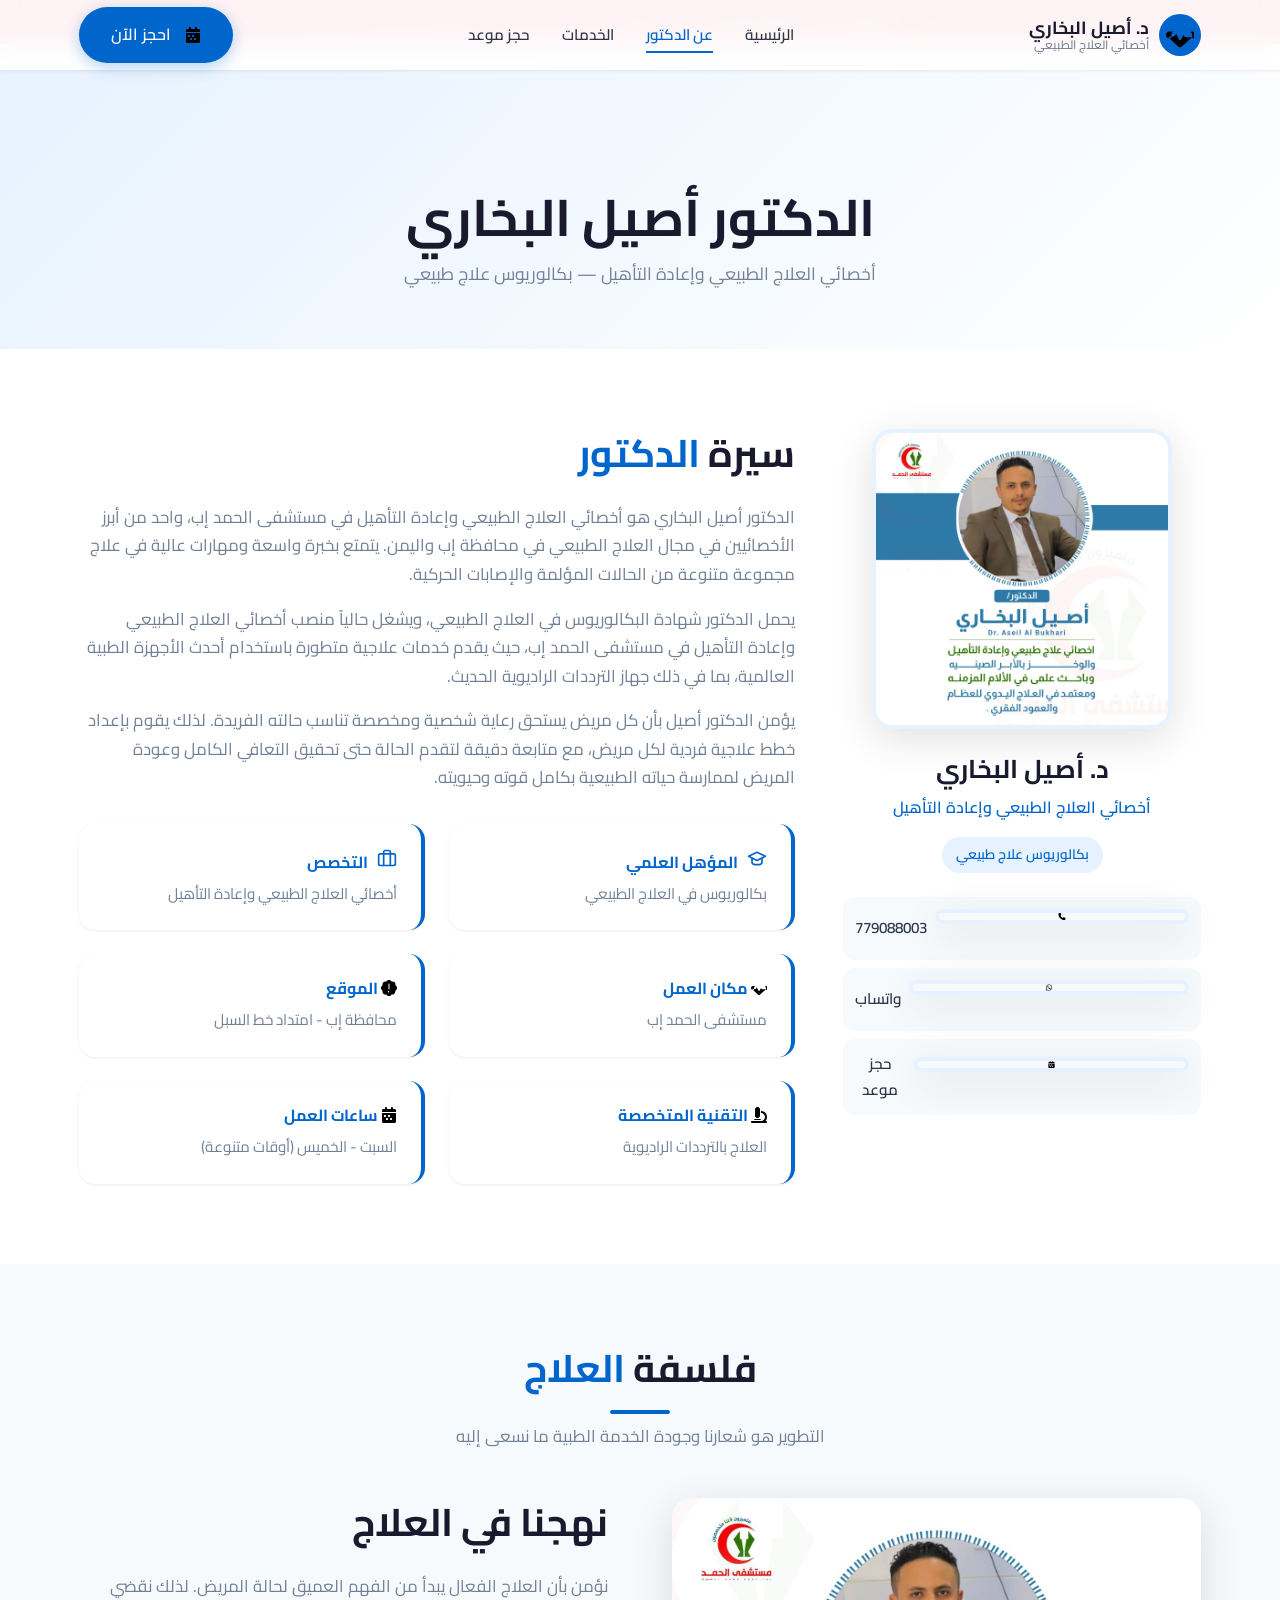
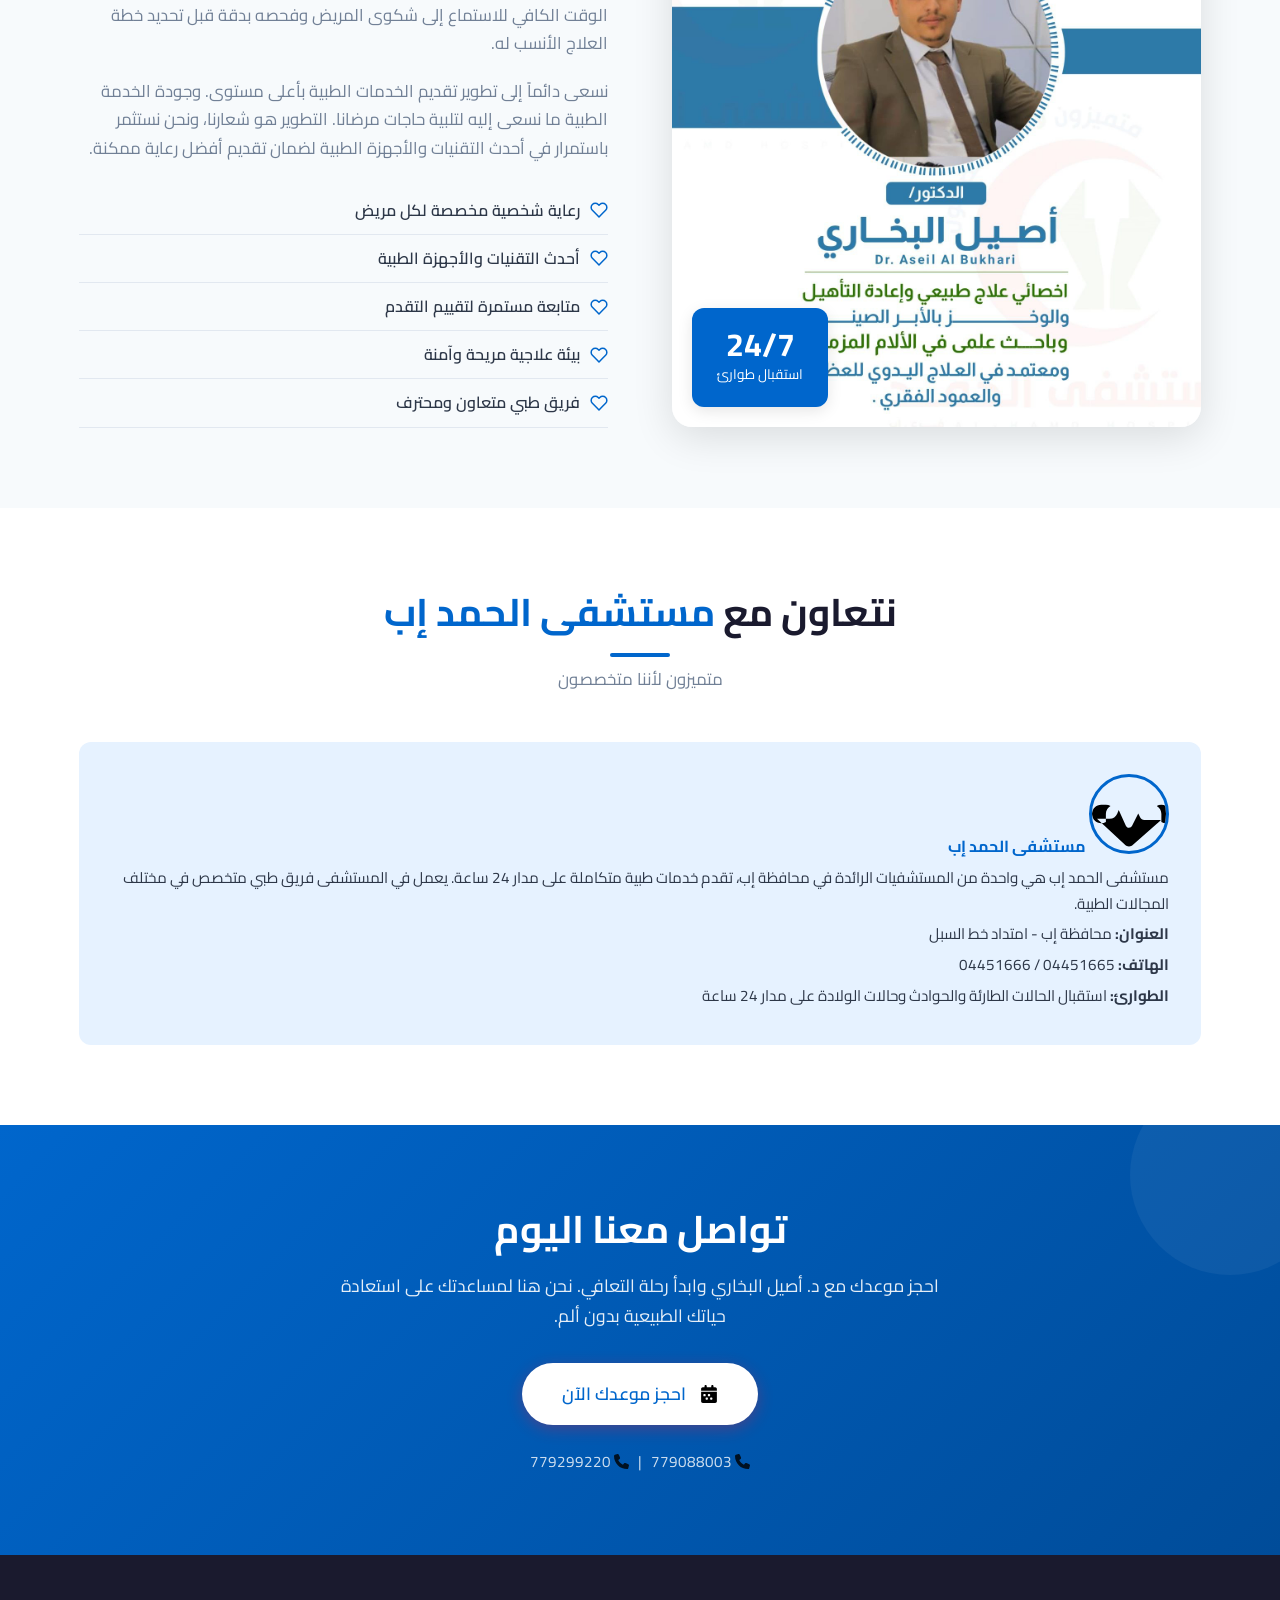
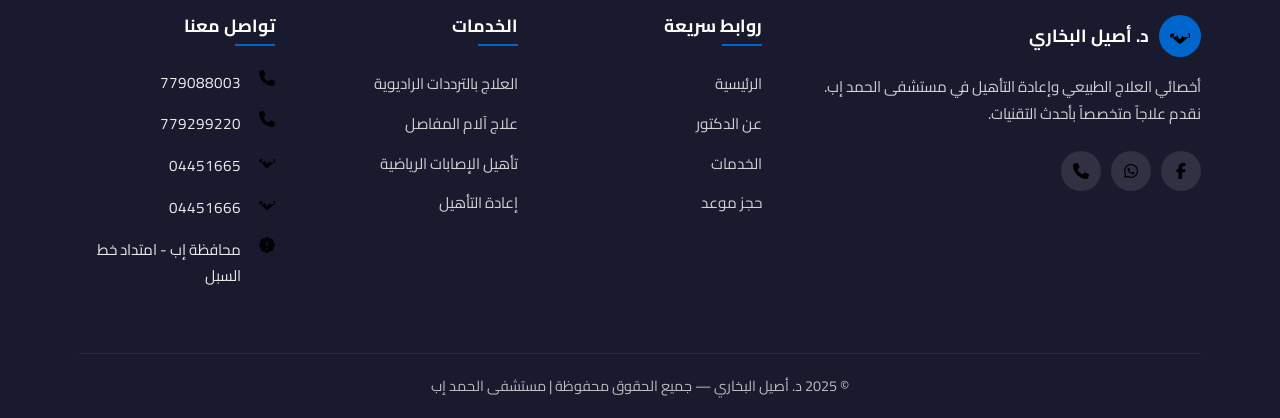
<file: about.html>
<!DOCTYPE html>
<html lang="ar" dir="rtl">
<head>
  <meta charset="UTF-8">
  <meta name="viewport" content="width=device-width, initial-scale=1.0">
  <meta name="theme-color" content="#0066CC">
  <link rel="manifest" href="manifest.json">
  <title>عن الدكتور | د. أصيل البخاري - أخصائي العلاج الطبيعي</title>
  <meta name="description" content="تعرف على الدكتور أصيل البخاري - أخصائي العلاج الطبيعي وإعادة التأهيل. بكالوريوس علاج طبيعي، خبرة واسعة في علاج آلام المفاصل والإصابات الرياضية.">
  <link rel="preconnect" href="https://fonts.googleapis.com">
  <link rel="preconnect" href="https://fonts.gstatic.com" crossorigin>
  <link href="https://fonts.googleapis.com/css2?family=Cairo:wght@400;500;600;700;800&display=swap" rel="stylesheet">
  <link rel="stylesheet" href="https://cdnjs.cloudflare.com/ajax/libs/font-awesome/6.5.1/css/all.min.css">
  <link rel="stylesheet" href="css/style.css">
  <style>
    .svg-icon { width: 1em; height: 1em; display: inline-block; vertical-align: -0.125em; fill: currentColor; }
    .service-icon .svg-icon { width: 2.5rem; height: 2.5rem; fill: var(--accent); }
    .btn .svg-icon { width: 1em; height: 1em; margin-left: 6px; vertical-align: middle; }
    .footer-social .svg-icon { width: 1rem; height: 1rem; }
    .footer-contact .svg-icon { width: 1rem; height: 1rem; margin-left: 8px; fill: var(--accent); }
    .emergency-banner .svg-icon { width: 1em; height: 1em; margin-left: 8px; }
    .header .logo-icon .svg-icon { width: 1.8rem; height: 1.8rem; fill: white; }
    .credentials-list .svg-icon { width: 1.1rem; height: 1.1rem; margin-left: 8px; fill: var(--success); vertical-align: middle; }
    .page-header .svg-icon { width: 1em; height: 1em; margin-left: 8px; }
    .contact-info-item .svg-icon { width: 1.5rem; height: 1.5rem; fill: var(--accent); }
  </style>
</head>
<body>

  <!-- Emergency Banner -->
  <div class="emergency-banner">
    <div class="container">
      <img src="images/icons/heart-pulse.svg" class="svg-icon" alt="">
      إستقبال الحالات الطارئة والحوادث وحالات الولادة على مدار 24 ساعة — مستشفى الحمد إب
    </div>
  </div>

  <!-- Header -->
  <header class="header" id="header">
    <div class="container">
      <a href="index.html" class="logo">
        <div class="logo-icon"><img src="images/icons/heart-pulse.svg" class="svg-icon" alt=""></div>
        <div class="logo-text">
          د. أصيل البخاري
          <small>أخصائي العلاج الطبيعي</small>
        </div>
      </a>
      <nav class="nav">
        <a href="index.html">الرئيسية</a>
        <a href="about.html" class="active">عن الدكتور</a>
        <a href="services.html">الخدمات</a>
        <a href="contact.html">حجز موعد</a>
      </nav>
      <a href="contact.html" class="btn btn-primary">
        <img src="images/icons/calendar.svg" class="svg-icon" alt=""> احجز الآن
      </a>
      <button class="mobile-toggle" id="mobileToggle">
        ☰
      </button>
    </div>
  </header>

  <!-- Mobile Navigation (Drawer) -->
  <div class="mobile-overlay" id="mobileOverlay"></div>
  <nav class="mobile-nav drawer" id="mobileNav">
    <div class="drawer-header">
      <img src="images/dr-aseel-photo.jpg" alt="د. أصيل البخاري" class="drawer-avatar">
      <div>
        <h3>د. أصيل البخاري</h3>
        <span>أخصائي العلاج الطبيعي وإعادة التأهيل</span>
      </div>
    </div>
    <div class="drawer-links">
      <a href="index.html">
        <svg xmlns="http://www.w3.org/2000/svg" viewBox="0 0 24 24" fill="none" stroke="currentColor" stroke-width="2" stroke-linecap="round" stroke-linejoin="round"><path d="M3 12l9-9 9 9"/><path d="M5 10v10a1 1 0 0 0 1 1h3a1 1 0 0 0 1-1v-4a1 1 0 0 1 1-1h2a1 1 0 0 1 1 1v4a1 1 0 0 0 1 1h3a1 1 0 0 0 1-1V10"/></svg>
        الرئيسية
      </a>
      <a href="about.html" class="active">
        <svg xmlns="http://www.w3.org/2000/svg" viewBox="0 0 24 24" fill="none" stroke="currentColor" stroke-width="2" stroke-linecap="round" stroke-linejoin="round"><path d="M20 21v-2a4 4 0 0 0-4-4H8a4 4 0 0 0-4 4v2"/><circle cx="12" cy="7" r="4"/></svg>
        عن الدكتور
      </a>
      <a href="services.html">
        <svg xmlns="http://www.w3.org/2000/svg" viewBox="0 0 24 24" fill="none" stroke="currentColor" stroke-width="2" stroke-linecap="round" stroke-linejoin="round"><path d="M22 12h-4l-3 9L9 3l-3 9H2"/></svg>
        الخدمات والحالات
      </a>
      <a href="contact.html">
        <svg xmlns="http://www.w3.org/2000/svg" viewBox="0 0 24 24" fill="none" stroke="currentColor" stroke-width="2" stroke-linecap="round" stroke-linejoin="round"><rect x="3" y="4" width="18" height="18" rx="2"/><path d="M16 2v4M8 2v4M3 10h18"/></svg>
        حجز موعد
      </a>
    </div>
    <div class="drawer-footer">
      <button class="theme-toggle" id="themeToggle">
        <span class="theme-toggle-icon"></span>
        <span class="theme-toggle-label">الوضع الليلي</span>
      </button>
      <a href="tel:+967779088003" class="drawer-call">
        <svg xmlns="http://www.w3.org/2000/svg" viewBox="0 0 24 24" fill="none" stroke="currentColor" stroke-width="2" stroke-linecap="round" stroke-linejoin="round"><path d="M22 16.92v3a2 2 0 0 1-2.18 2 19.79 19.79 0 0 1-8.63-3.07 19.5 19.5 0 0 1-6-6 19.79 19.79 0 0 1-3.07-8.67A2 2 0 0 1 4.11 2h3a2 2 0 0 1 2 1.72c.127.96.361 1.903.7 2.81a2 2 0 0 1-.45 2.11L8.09 9.91a16 16 0 0 0 6 6l1.27-1.27a2 2 0 0 1 2.11-.45c.907.339 1.85.573 2.81.7A2 2 0 0 1 22 16.92z"/></svg>
        اتصل الآن
      </a>
      <a href="https://wa.me/967779088003" target="_blank" class="drawer-wa">
        <img src="images/icons/whatsapp.svg" class="svg-icon" alt=""> واتساب مباشر
      </a>
    </div>
  </nav>

  <!-- Page Header -->
  <section class="page-header">
    <div class="container">
      <h1>الدكتور <span>أصيل البخاري</span></h1>
      <p>أخصائي العلاج الطبيعي وإعادة التأهيل — بكالوريوس علاج طبيعي</p>
    </div>
  </section>

  <!-- Doctor Profile -->
  <section id="profile">
    <div class="container">
      <div class="doctor-profile">
        <div class="doctor-sidebar">
          <img src="images/intro2.jpg" alt="د. أصيل البخاري">
          <h3>د. أصيل البخاري</h3>
          <div class="title">أخصائي العلاج الطبيعي وإعادة التأهيل</div>
          <div class="badge">بكالوريوس علاج طبيعي</div>
          <div class="contact-quick">
            <a href="tel:+967779088003"><img src="images/icons/phone.svg" class="svg-icon" alt=""> 779088003</a>
            <a href="https://wa.me/967779088003" target="_blank"><img src="images/icons/whatsapp.svg" class="svg-icon" alt="WhatsApp"> واتساب</a>
            <a href="contact.html"><img src="images/icons/calendar.svg" class="svg-icon" alt=""> حجز موعد</a>
          </div>
        </div>
        <div class="doctor-details">
          <h2>سيرة <span>الدكتور</span></h2>
          <p>
            الدكتور أصيل البخاري هو أخصائي العلاج الطبيعي وإعادة التأهيل في مستشفى الحمد إب، 
            واحد من أبرز الأخصائيين في مجال العلاج الطبيعي في محافظة إب واليمن. يتمتع بخبرة واسعة 
            ومهارات عالية في علاج مجموعة متنوعة من الحالات المؤلمة والإصابات الحركية.
          </p>
          <p>
            يحمل الدكتور شهادة البكالوريوس في العلاج الطبيعي، ويشغل حالياً منصب أخصائي العلاج الطبيعي 
            وإعادة التأهيل في مستشفى الحمد إب، حيث يقدم خدمات علاجية متطورة باستخدام أحدث الأجهزة الطبية 
            العالمية، بما في ذلك جهاز الترددات الراديوية الحديث.
          </p>
          <p>
            يؤمن الدكتور أصيل بأن كل مريض يستحق رعاية شخصية ومخصصة تناسب حالته الفريدة. 
            لذلك يقوم بإعداد خطط علاجية فردية لكل مريض، مع متابعة دقيقة لتقدم الحالة 
            حتى تحقيق التعافي الكامل وعودة المريض لممارسة حياته الطبيعية بكامل قوته وحيويته.
          </p>
          
          <div class="info-cards">
            <div class="info-card">
              <h4><span class="ci-svg"><svg xmlns="http://www.w3.org/2000/svg" viewBox="0 0 24 24" fill="none" stroke="currentColor" stroke-width="2" stroke-linecap="round" stroke-linejoin="round"><path d="M22 10L12 5 2 10l10 5 10-5z"/><path d="M6 12v5c0 1.7 2.7 3 6 3s6-1.3 6-3v-5"/></svg></span> المؤهل العلمي</h4>
              <p>بكالوريوس في العلاج الطبيعي</p>
            </div>
            <div class="info-card">
              <h4><span class="ci-svg"><svg xmlns="http://www.w3.org/2000/svg" viewBox="0 0 24 24" fill="none" stroke="currentColor" stroke-width="2" stroke-linecap="round" stroke-linejoin="round"><rect x="2" y="7" width="20" height="14" rx="2"/><path d="M16 21V5a2 2 0 0 0-2-2h-4a2 2 0 0 0-2 2v16"/></svg></span> التخصص</h4>
              <p>أخصائي العلاج الطبيعي وإعادة التأهيل</p>
            </div>
            <div class="info-card">
              <h4><img src="images/icons/heart-pulse.svg" class="svg-icon" alt=""> مكان العمل</h4>
              <p>مستشفى الحمد إب</p>
            </div>
            <div class="info-card">
              <h4><img src="images/icons/certificate.svg" class="svg-icon" alt=""> الموقع</h4>
              <p>محافظة إب - امتداد خط السبل</p>
            </div>
            <div class="info-card">
              <h4><img src="images/icons/microscope.svg" class="svg-icon" alt=""> التقنية المتخصصة</h4>
              <p>العلاج بالترددات الراديوية</p>
            </div>
            <div class="info-card">
              <h4><img src="images/icons/calendar.svg" class="svg-icon" alt=""> ساعات العمل</h4>
              <p>السبت - الخميس (أوقات متنوعة)</p>
            </div>
          </div>
        </div>
      </div>
    </div>
  </section>

  <!-- Philosophy -->
  <section class="section-alt" id="philosophy">
    <div class="container">
      <h2 class="section-title">فلسفة <span>العلاج</span></h2>
      <p class="section-subtitle">التطوير هو شعارنا وجودة الخدمة الطبية ما نسعى إليه</p>
      
      <div class="about-preview" style="margin-top: 2rem;">
        <div class="about-text" style="order: 2;">
          <h2>نهجنا في <span>العلاج</span></h2>
          <p>
            نؤمن بأن العلاج الفعال يبدأ من الفهم العميق لحالة المريض. لذلك نقضي الوقت الكافي 
            للاستماع إلى شكوى المريض وفحصه بدقة قبل تحديد خطة العلاج الأنسب له.
          </p>
          <p>
            نسعى دائماً إلى تطوير تقديم الخدمات الطبية بأعلى مستوى. وجودة الخدمة الطبية ما نسعى إليه 
            لتلبية حاجات مرضانا. التطوير هو شعارنا، ونحن نستثمر باستمرار في أحدث التقنيات والأجهزة 
            الطبية لضمان تقديم أفضل رعاية ممكنة.
          </p>
          <ul class="credentials-list">
            <li><span class="ci-svg"><svg xmlns="http://www.w3.org/2000/svg" viewBox="0 0 24 24" fill="none" stroke="currentColor" stroke-width="2" stroke-linecap="round" stroke-linejoin="round"><path d="M20.84 4.61a5.5 5.5 0 0 0-7.78 0L12 5.67l-1.06-1.06a5.5 5.5 0 0 0-7.78 7.78l1.06 1.06L12 21.23l7.78-7.78 1.06-1.06a5.5 5.5 0 0 0 0-7.78z"/></svg></span> رعاية شخصية مخصصة لكل مريض</li>
            <li><span class="ci-svg"><svg xmlns="http://www.w3.org/2000/svg" viewBox="0 0 24 24" fill="none" stroke="currentColor" stroke-width="2" stroke-linecap="round" stroke-linejoin="round"><path d="M20.84 4.61a5.5 5.5 0 0 0-7.78 0L12 5.67l-1.06-1.06a5.5 5.5 0 0 0-7.78 7.78l1.06 1.06L12 21.23l7.78-7.78 1.06-1.06a5.5 5.5 0 0 0 0-7.78z"/></svg></span> أحدث التقنيات والأجهزة الطبية</li>
            <li><span class="ci-svg"><svg xmlns="http://www.w3.org/2000/svg" viewBox="0 0 24 24" fill="none" stroke="currentColor" stroke-width="2" stroke-linecap="round" stroke-linejoin="round"><path d="M20.84 4.61a5.5 5.5 0 0 0-7.78 0L12 5.67l-1.06-1.06a5.5 5.5 0 0 0-7.78 7.78l1.06 1.06L12 21.23l7.78-7.78 1.06-1.06a5.5 5.5 0 0 0 0-7.78z"/></svg></span> متابعة مستمرة لتقييم التقدم</li>
            <li><span class="ci-svg"><svg xmlns="http://www.w3.org/2000/svg" viewBox="0 0 24 24" fill="none" stroke="currentColor" stroke-width="2" stroke-linecap="round" stroke-linejoin="round"><path d="M20.84 4.61a5.5 5.5 0 0 0-7.78 0L12 5.67l-1.06-1.06a5.5 5.5 0 0 0-7.78 7.78l1.06 1.06L12 21.23l7.78-7.78 1.06-1.06a5.5 5.5 0 0 0 0-7.78z"/></svg></span> بيئة علاجية مريحة وآمنة</li>
            <li><span class="ci-svg"><svg xmlns="http://www.w3.org/2000/svg" viewBox="0 0 24 24" fill="none" stroke="currentColor" stroke-width="2" stroke-linecap="round" stroke-linejoin="round"><path d="M20.84 4.61a5.5 5.5 0 0 0-7.78 0L12 5.67l-1.06-1.06a5.5 5.5 0 0 0-7.78 7.78l1.06 1.06L12 21.23l7.78-7.78 1.06-1.06a5.5 5.5 0 0 0 0-7.78z"/></svg></span> فريق طبي متعاون ومحترف</li>
          </ul>
        </div>
        <div class="about-img" style="order: 1;">
          <img src="images/hero.jpg" alt="العلاج في مستشفى الحمد إب">
          <div class="experience-badge" style="background: var(--primary);">
            <strong>24/7</strong>
            <span>استقبال طوارئ</span>
          </div>
        </div>
      </div>
    </div>
  </section>

  <!-- Hospital Affiliation -->
  <section id="hospital">
    <div class="container">
      <h2 class="section-title">نتعاون مع <span>مستشفى الحمد إب</span></h2>
      <p class="section-subtitle">متميزون لأننا متخصصون</p>
      
      <div class="hospital-info fade-in">
        <div class="hospital-info-content">
          <h4><img src="images/icons/heart-pulse.svg" class="svg-icon" alt=""> مستشفى الحمد إب</h4>
          <p>مستشفى الحمد إب هي واحدة من المستشفيات الرائدة في محافظة إب، تقدم خدمات طبية متكاملة على مدار 24 ساعة. يعمل في المستشفى فريق طبي متخصص في مختلف المجالات الطبية.</p>
          <p><strong>العنوان:</strong> محافظة إب - امتداد خط السبل</p>
          <p><strong>الهاتف:</strong> 04451665 / 04451666</p>
          <p><strong>الطوارئ:</strong> استقبال الحالات الطارئة والحوادث وحالات الولادة على مدار 24 ساعة</p>
        </div>
      </div>
    </div>
  </section>

  <!-- CTA Section -->
  <section class="cta-section" id="cta">
    <div class="container">
      <h2>تواصل معنا اليوم</h2>
      <p>احجز موعدك مع د. أصيل البخاري وابدأ رحلة التعافي. نحن هنا لمساعدتك على استعادة حياتك الطبيعية بدون ألم.</p>
      <a href="contact.html" class="btn btn-accent btn-lg">
        <img src="images/icons/calendar.svg" class="svg-icon" alt=""> احجز موعدك الآن
      </a>
      <div style="margin-top: 1.5rem; font-size: 0.95rem; opacity: 0.8;">
        <img src="images/icons/phone.svg" class="svg-icon" alt=""> 779088003 &nbsp; | &nbsp; <img src="images/icons/phone.svg" class="svg-icon" alt=""> 779299220
      </div>
    </div>
  </section>

  <!-- Footer -->
  <footer class="footer">
    <div class="container">
      <div class="footer-grid">
        <div class="footer-brand">
          <a href="index.html" class="logo">
            <div class="logo-icon"><img src="images/icons/heart-pulse.svg" class="svg-icon" alt=""></div>
            <div class="logo-text">د. أصيل البخاري</div>
          </a>
          <p>أخصائي العلاج الطبيعي وإعادة التأهيل في مستشفى الحمد إب. نقدم علاجاً متخصصاً بأحدث التقنيات.</p>
          <div class="footer-social">
            <a href="https://www.facebook.com/share/17ngmz7hPu/" target="_blank"><img src="images/icons/facebook.svg" class="svg-icon" alt="Facebook"></a>
            <a href="https://wa.me/967779088003" target="_blank"><img src="images/icons/whatsapp.svg" class="svg-icon" alt="WhatsApp"></a>
            <a href="tel:+967779088003"><img src="images/icons/phone.svg" class="svg-icon" alt=""></a>
          </div>
        </div>
        <div class="footer-links">
          <h4>روابط سريعة</h4>
          <ul>
            <li><a href="index.html">الرئيسية</a></li>
            <li><a href="about.html">عن الدكتور</a></li>
            <li><a href="services.html">الخدمات</a></li>
            <li><a href="contact.html">حجز موعد</a></li>
          </ul>
        </div>
        <div class="footer-links">
          <h4>الخدمات</h4>
          <ul>
            <li><a href="services.html">العلاج بالترددات الراديوية</a></li>
            <li><a href="services.html">علاج آلام المفاصل</a></li>
            <li><a href="services.html">تأهيل الإصابات الرياضية</a></li>
            <li><a href="services.html">إعادة التأهيل</a></li>
          </ul>
        </div>
        <div class="footer-contact">
          <h4>تواصل معنا</h4>
          <ul>
            <li><img src="images/icons/phone.svg" class="svg-icon" alt=""> 779088003</li>
            <li><img src="images/icons/phone.svg" class="svg-icon" alt=""> 779299220</li>
            <li><img src="images/icons/heart-pulse.svg" class="svg-icon" alt=""> 04451665</li>
            <li><img src="images/icons/heart-pulse.svg" class="svg-icon" alt=""> 04451666</li>
            <li><img src="images/icons/certificate.svg" class="svg-icon" alt=""> محافظة إب - امتداد خط السبل</li>
          </ul>
        </div>
      </div>
      <div class="footer-bottom">
        <p>© 2025 د. أصيل البخاري — جميع الحقوق محفوظة | مستشفى الحمد إب</p>
      </div>
    </div>
  </footer>

  <!-- Floating Action Buttons -->
  <div class="fab-container" id="fabContainer">
    <a href="https://wa.me/967779088003" target="_blank" class="fab fab-action fab-wa" aria-label="واتساب">
      <img src="images/icons/whatsapp.svg" class="svg-icon" alt="واتساب">
    </a>
    <a href="tel:+967779088003" class="fab fab-action fab-call" aria-label="اتصال">
      <img src="images/icons/phone.svg" class="svg-icon" alt="اتصال">
    </a>
    <button class="fab fab-main" id="fabMain" aria-label="تواصل سريع">
      <svg xmlns="http://www.w3.org/2000/svg" viewBox="0 0 24 24" fill="none" stroke="currentColor" stroke-width="2.5" stroke-linecap="round"><path d="M12 5v14M5 12h14"/></svg>
    </button>
  </div>

  <!-- Bottom Navigation (mobile) -->
  <nav class="bottom-nav" id="bottomNav">
    <a href="index.html" class="bn-item">
      <svg xmlns="http://www.w3.org/2000/svg" viewBox="0 0 24 24" fill="none" stroke="currentColor" stroke-width="2" stroke-linecap="round" stroke-linejoin="round"><path d="M3 12l9-9 9 9"/><path d="M5 10v10a1 1 0 0 0 1 1h3a1 1 0 0 0 1-1v-4a1 1 0 0 1 1-1h2a1 1 0 0 1 1 1v4a1 1 0 0 0 1 1h3a1 1 0 0 0 1-1V10"/></svg>
      الرئيسية
    </a>
    <a href="services.html" class="bn-item">
      <svg xmlns="http://www.w3.org/2000/svg" viewBox="0 0 24 24" fill="none" stroke="currentColor" stroke-width="2" stroke-linecap="round" stroke-linejoin="round"><path d="M22 12h-4l-3 9L9 3l-3 9H2"/></svg>
      الخدمات والحالات
    </a>
    <a href="contact.html" class="bn-item">
      <svg xmlns="http://www.w3.org/2000/svg" viewBox="0 0 24 24" fill="none" stroke="currentColor" stroke-width="2" stroke-linecap="round" stroke-linejoin="round"><rect x="3" y="4" width="18" height="18" rx="2"/><path d="M16 2v4M8 2v4M3 10h18"/></svg>
      حجز موعد
    </a>
    <a href="about.html" class="bn-item active">
      <svg xmlns="http://www.w3.org/2000/svg" viewBox="0 0 24 24" fill="none" stroke="currentColor" stroke-width="2" stroke-linecap="round" stroke-linejoin="round"><path d="M21 10c0 7-9 13-9 13s-9-6-9-13a9 9 0 0 1 18 0z"/><circle cx="12" cy="10" r="3"/></svg>
      التواصل والعيادة
    </a>
  </nav>

  <button class="back-to-top" id="backToTop" aria-label="Back to top">
    <img src="images/icons/arrow-up.svg" class="svg-icon" alt="">
  </button>

  <script src="js/main.js"></script>
</body>
</html>
</file>
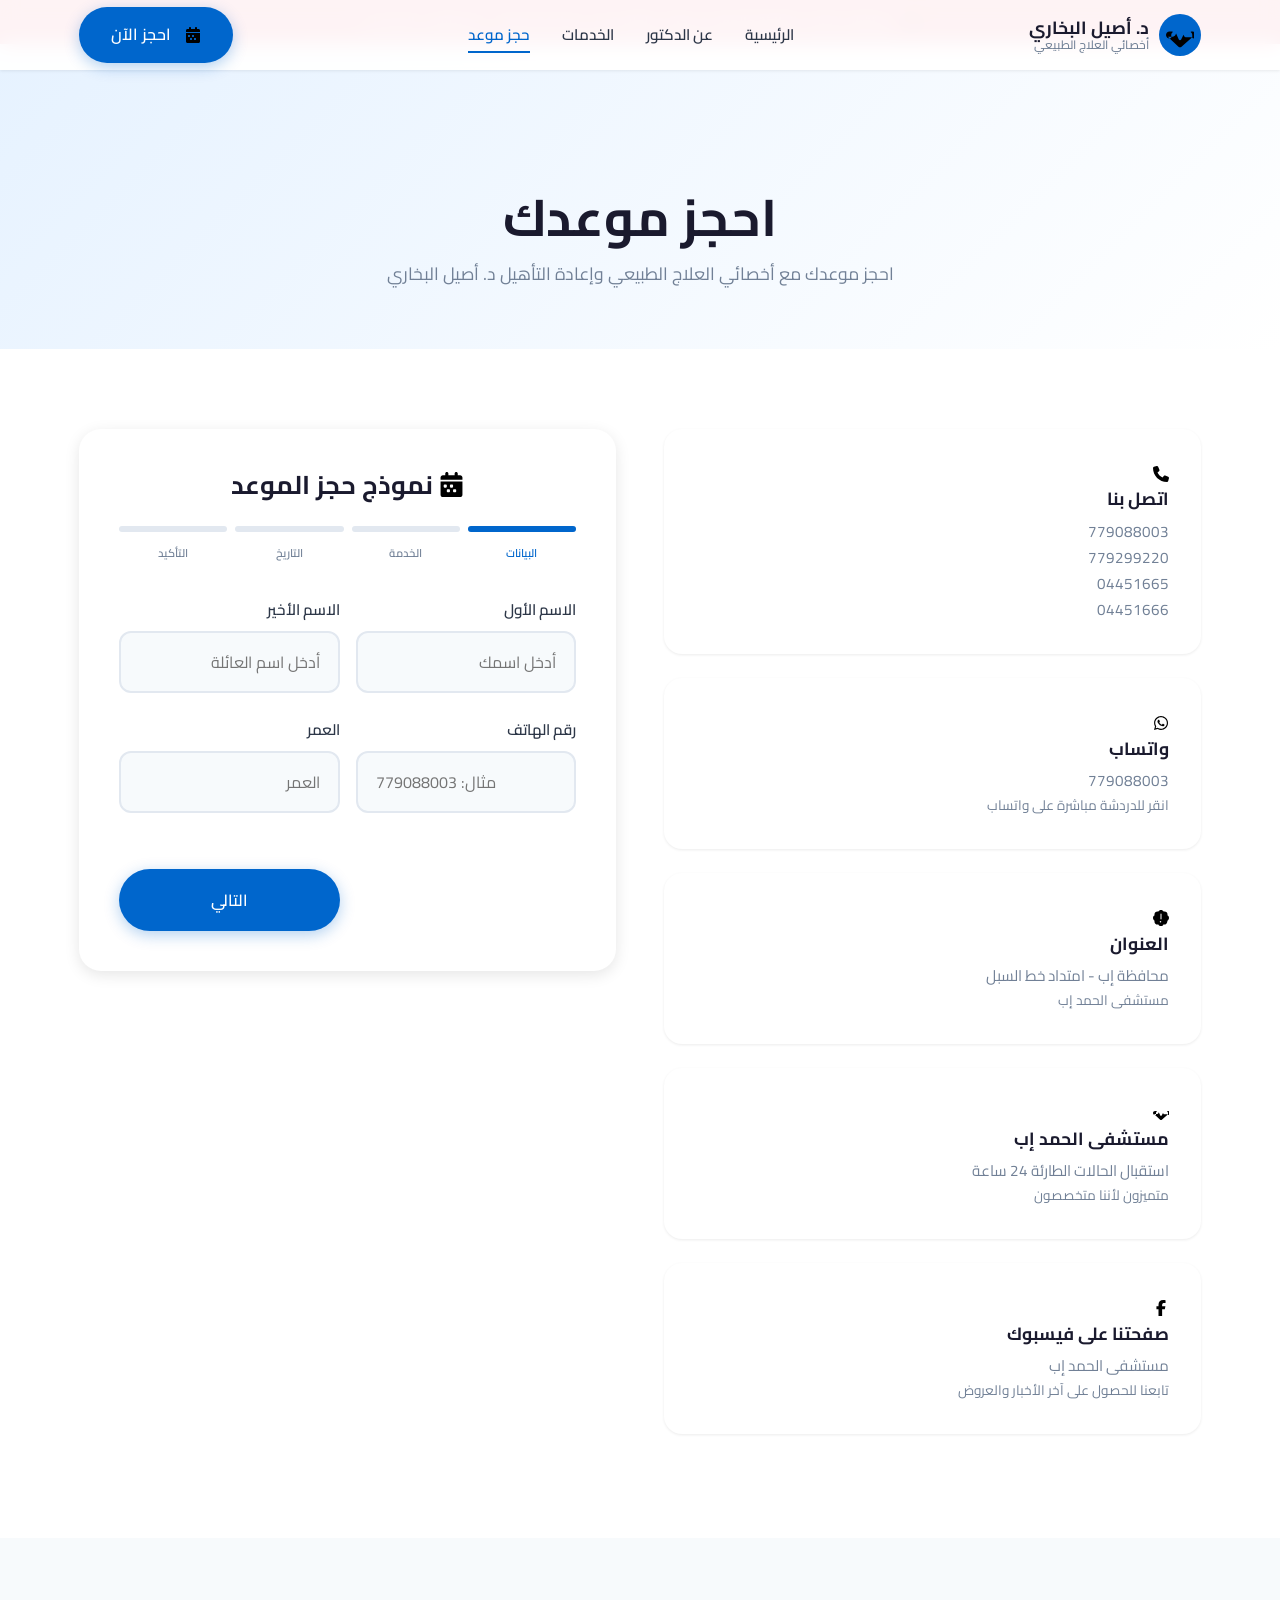
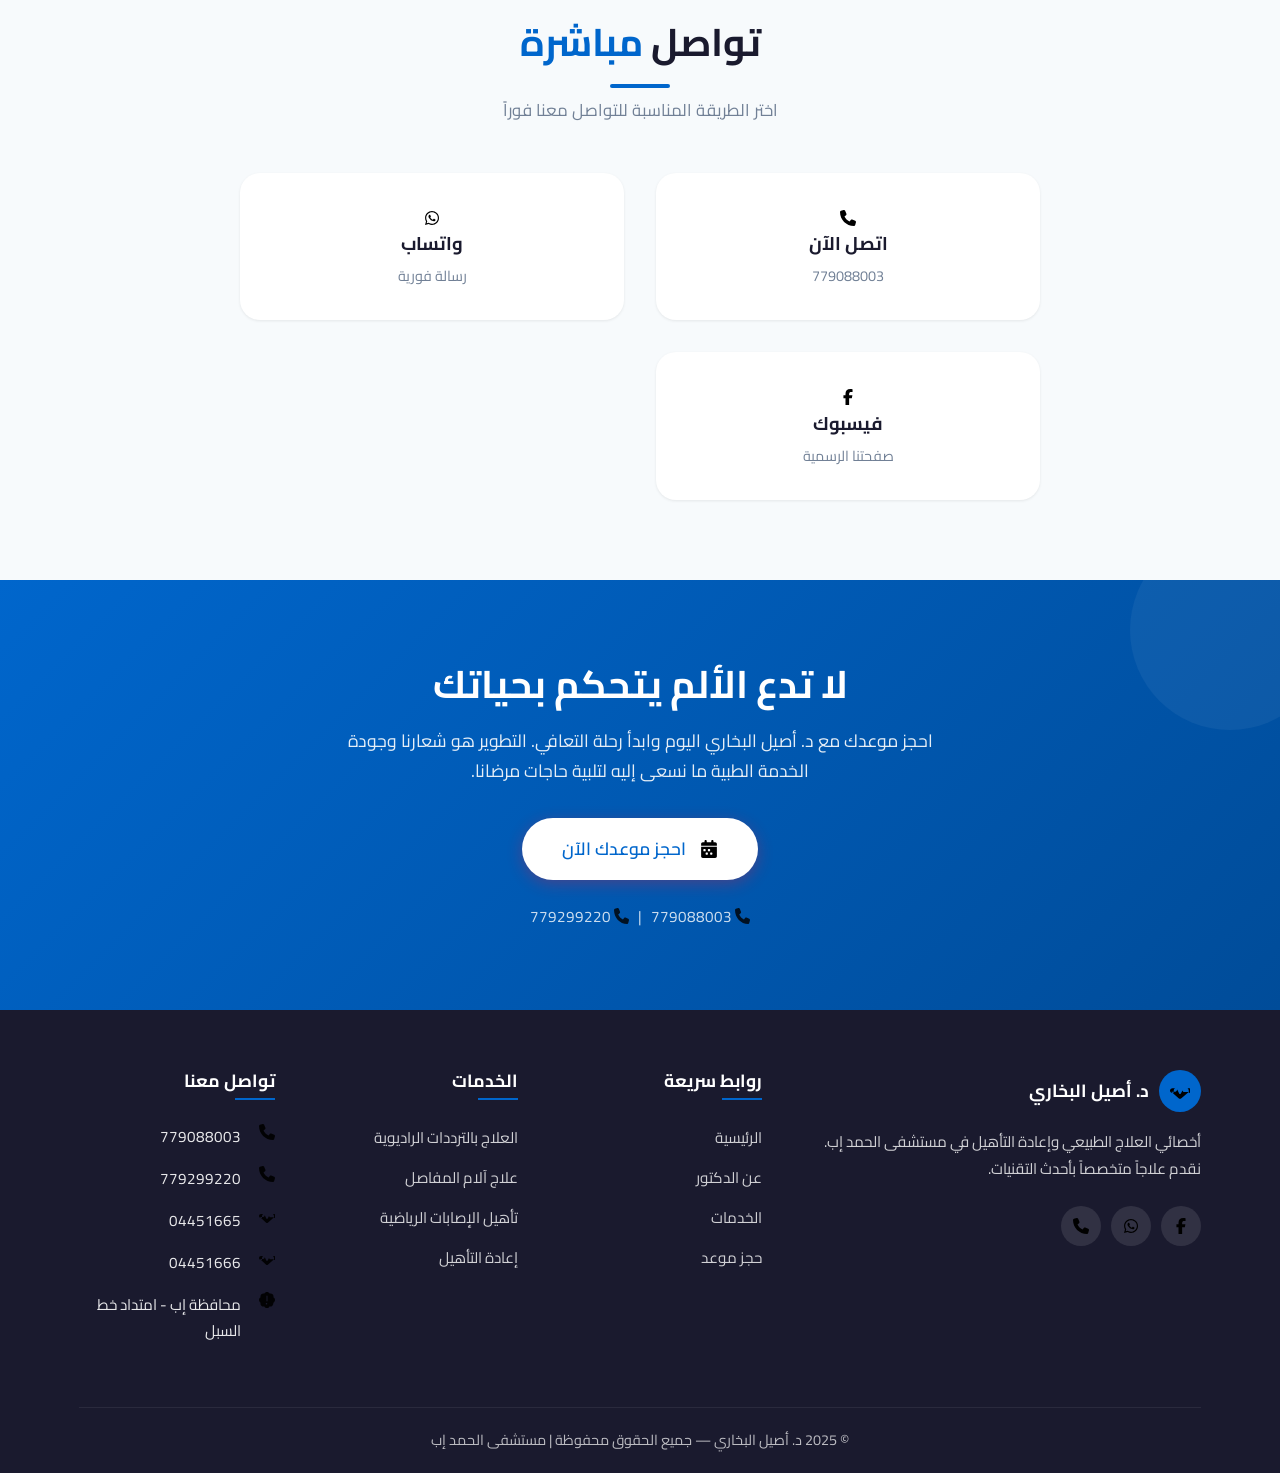
<file: contact.html>
<!DOCTYPE html>
<html lang="ar" dir="rtl">
<head>
  <meta charset="UTF-8">
  <meta name="viewport" content="width=device-width, initial-scale=1.0">
  <meta name="theme-color" content="#0066CC">
  <link rel="manifest" href="manifest.json">
  <title>حجز موعد | د. أصيل البخاري - أخصائي العلاج الطبيعي</title>
  <meta name="description" content="احجز موعدك مع د. أصيل البخاري أخصائي العلاج الطبيعي. العلاج بالترددات الراديوية، آلام المفاصل، الإصابات الرياضية. مستشفى الحمد إب.">
  <link rel="preconnect" href="https://fonts.googleapis.com">
  <link rel="preconnect" href="https://fonts.gstatic.com" crossorigin>
  <link href="https://fonts.googleapis.com/css2?family=Cairo:wght@400;500;600;700;800&display=swap" rel="stylesheet">
  <link rel="stylesheet" href="https://cdnjs.cloudflare.com/ajax/libs/font-awesome/6.5.1/css/all.min.css">
  <link rel="stylesheet" href="css/style.css">
  <style>
    .svg-icon { width: 1em; height: 1em; display: inline-block; vertical-align: -0.125em; fill: currentColor; }
    .service-icon .svg-icon { width: 2.5rem; height: 2.5rem; fill: var(--accent); }
    .btn .svg-icon { width: 1em; height: 1em; margin-left: 6px; vertical-align: middle; }
    .footer-social .svg-icon { width: 1rem; height: 1rem; }
    .footer-contact .svg-icon { width: 1rem; height: 1rem; margin-left: 8px; fill: var(--accent); }
    .emergency-banner .svg-icon { width: 1em; height: 1em; margin-left: 8px; }
    .header .logo-icon .svg-icon { width: 1.8rem; height: 1.8rem; fill: white; }
    .credentials-list .svg-icon { width: 1.1rem; height: 1.1rem; margin-left: 8px; fill: var(--success); vertical-align: middle; }
    .page-header .svg-icon { width: 1em; height: 1em; margin-left: 8px; }
    .contact-info-item .svg-icon { width: 1.5rem; height: 1.5rem; fill: var(--accent); }
  </style>
</head>
<body>

  <!-- Emergency Banner -->
  <div class="emergency-banner">
    <div class="container">
      <img src="images/icons/heart-pulse.svg" class="svg-icon" alt="">
      إستقبال الحالات الطارئة والحوادث وحالات الولادة على مدار 24 ساعة — مستشفى الحمد إب
    </div>
  </div>

  <!-- Header -->
  <header class="header" id="header">
    <div class="container">
      <a href="index.html" class="logo">
        <div class="logo-icon"><img src="images/icons/heart-pulse.svg" class="svg-icon" alt=""></div>
        <div class="logo-text">
          د. أصيل البخاري
          <small>أخصائي العلاج الطبيعي</small>
        </div>
      </a>
      <nav class="nav">
        <a href="index.html">الرئيسية</a>
        <a href="about.html">عن الدكتور</a>
        <a href="services.html">الخدمات</a>
        <a href="contact.html" class="active">حجز موعد</a>
      </nav>
      <a href="contact.html" class="btn btn-primary">
        <img src="images/icons/calendar.svg" class="svg-icon" alt=""> احجز الآن
      </a>
      <button class="mobile-toggle" id="mobileToggle">
        ☰
      </button>
    </div>
  </header>

  <!-- Mobile Navigation (Drawer) -->
  <div class="mobile-overlay" id="mobileOverlay"></div>
  <nav class="mobile-nav drawer" id="mobileNav">
    <div class="drawer-header">
      <img src="images/dr-aseel-photo.jpg" alt="د. أصيل البخاري" class="drawer-avatar">
      <div>
        <h3>د. أصيل البخاري</h3>
        <span>أخصائي العلاج الطبيعي وإعادة التأهيل</span>
      </div>
    </div>
    <div class="drawer-links">
      <a href="index.html">
        <svg xmlns="http://www.w3.org/2000/svg" viewBox="0 0 24 24" fill="none" stroke="currentColor" stroke-width="2" stroke-linecap="round" stroke-linejoin="round"><path d="M3 12l9-9 9 9"/><path d="M5 10v10a1 1 0 0 0 1 1h3a1 1 0 0 0 1-1v-4a1 1 0 0 1 1-1h2a1 1 0 0 1 1 1v4a1 1 0 0 0 1 1h3a1 1 0 0 0 1-1V10"/></svg>
        الرئيسية
      </a>
      <a href="about.html">
        <svg xmlns="http://www.w3.org/2000/svg" viewBox="0 0 24 24" fill="none" stroke="currentColor" stroke-width="2" stroke-linecap="round" stroke-linejoin="round"><path d="M20 21v-2a4 4 0 0 0-4-4H8a4 4 0 0 0-4 4v2"/><circle cx="12" cy="7" r="4"/></svg>
        عن الدكتور
      </a>
      <a href="services.html">
        <svg xmlns="http://www.w3.org/2000/svg" viewBox="0 0 24 24" fill="none" stroke="currentColor" stroke-width="2" stroke-linecap="round" stroke-linejoin="round"><path d="M22 12h-4l-3 9L9 3l-3 9H2"/></svg>
        الخدمات والحالات
      </a>
      <a href="contact.html" class="active">
        <svg xmlns="http://www.w3.org/2000/svg" viewBox="0 0 24 24" fill="none" stroke="currentColor" stroke-width="2" stroke-linecap="round" stroke-linejoin="round"><rect x="3" y="4" width="18" height="18" rx="2"/><path d="M16 2v4M8 2v4M3 10h18"/></svg>
        حجز موعد
      </a>
    </div>
    <div class="drawer-footer">
      <button class="theme-toggle" id="themeToggle">
        <span class="theme-toggle-icon"></span>
        <span class="theme-toggle-label">الوضع الليلي</span>
      </button>
      <a href="tel:+967779088003" class="drawer-call">
        <svg xmlns="http://www.w3.org/2000/svg" viewBox="0 0 24 24" fill="none" stroke="currentColor" stroke-width="2" stroke-linecap="round" stroke-linejoin="round"><path d="M22 16.92v3a2 2 0 0 1-2.18 2 19.79 19.79 0 0 1-8.63-3.07 19.5 19.5 0 0 1-6-6 19.79 19.79 0 0 1-3.07-8.67A2 2 0 0 1 4.11 2h3a2 2 0 0 1 2 1.72c.127.96.361 1.903.7 2.81a2 2 0 0 1-.45 2.11L8.09 9.91a16 16 0 0 0 6 6l1.27-1.27a2 2 0 0 1 2.11-.45c.907.339 1.85.573 2.81.7A2 2 0 0 1 22 16.92z"/></svg>
        اتصل الآن
      </a>
      <a href="https://wa.me/967779088003" target="_blank" class="drawer-wa">
        <img src="images/icons/whatsapp.svg" class="svg-icon" alt=""> واتساب مباشر
      </a>
    </div>
  </nav>

  <!-- Page Header -->
  <section class="page-header">
    <div class="container">
      <h1>احجز <span>موعدك</span></h1>
      <p>احجز موعدك مع أخصائي العلاج الطبيعي وإعادة التأهيل د. أصيل البخاري</p>
    </div>
  </section>

  <!-- Contact Section -->
  <section id="contact">
    <div class="container">
      <div class="contact-grid">
        <div>
          <div class="contact-info-box fade-in">
            <img src="images/icons/phone.svg" class="svg-icon" alt="">
            <h4>اتصل بنا</h4>
            <p><a href="tel:+967779088003">779088003</a></p>
            <p><a href="tel:+967779299220">779299220</a></p>
            <p><a href="tel:+96704451665">04451665</a></p>
            <p><a href="tel:+96704451666">04451666</a></p>
          </div>
          <div class="contact-info-box fade-in">
            <img src="images/icons/whatsapp.svg" class="svg-icon" alt="WhatsApp">
            <h4>واتساب</h4>
            <p><a href="https://wa.me/967779088003" target="_blank">779088003</a></p>
            <p style="font-size: 0.85rem; color: var(--text-light);">انقر للدردشة مباشرة على واتساب</p>
          </div>
          <div class="contact-info-box fade-in">
            <img src="images/icons/certificate.svg" class="svg-icon" alt="">
            <h4>العنوان</h4>
            <p>محافظة إب - امتداد خط السبل</p>
            <p style="font-size: 0.85rem; color: var(--text-light);">مستشفى الحمد إب</p>
          </div>
          <div class="contact-info-box fade-in">
            <img src="images/icons/heart-pulse.svg" class="svg-icon" alt="">
            <h4>مستشفى الحمد إب</h4>
            <p>استقبال الحالات الطارئة 24 ساعة</p>
            <p style="font-size: 0.85rem; color: var(--text-light);">متميزون لأننا متخصصون</p>
          </div>
          <div class="contact-info-box fade-in">
            <img src="images/icons/facebook.svg" class="svg-icon" alt="Facebook">
            <h4>صفحتنا على فيسبوك</h4>
            <p><a href="https://www.facebook.com/share/17ngmz7hPu/" target="_blank">مستشفى الحمد إب</a></p>
            <p style="font-size: 0.85rem; color: var(--text-light);">تابعنا للحصول على آخر الأخبار والعروض</p>
          </div>
        </div>
        <div>
          <div class="contact-form">
            <h3 style="margin-bottom: 1.5rem; text-align: center;">
              <img src="images/icons/calendar.svg" class="svg-icon" alt="">
              نموذج حجز الموعد
            </h3>
            <form id="bookingForm">
              <!-- Progress -->
              <div class="wizard-progress">
                <div class="wp active"><div class="wp-bar"></div><span>البيانات</span></div>
                <div class="wp"><div class="wp-bar"></div><span>الخدمة</span></div>
                <div class="wp"><div class="wp-bar"></div><span>التاريخ</span></div>
                <div class="wp"><div class="wp-bar"></div><span>التأكيد</span></div>
              </div>

              <!-- Step 1: Personal -->
              <div class="wizard-panel active">
                <div class="form-row">
                  <div class="form-group">
                    <label for="firstName">الاسم الأول</label>
                    <input type="text" id="firstName" name="firstName" placeholder="أدخل اسمك">
                  </div>
                  <div class="form-group">
                    <label for="lastName">الاسم الأخير</label>
                    <input type="text" id="lastName" name="lastName" placeholder="أدخل اسم العائلة">
                  </div>
                </div>
                <div class="form-row">
                  <div class="form-group">
                    <label for="phone">رقم الهاتف</label>
                    <input type="tel" id="phone" name="phone" placeholder="مثال: 779088003">
                  </div>
                  <div class="form-group">
                    <label for="age">العمر</label>
                    <input type="number" id="age" name="age" placeholder="العمر" min="1" max="120">
                  </div>
                </div>
              </div>

              <!-- Step 2: Service -->
              <div class="wizard-panel">
                <div class="form-group">
                  <label for="service">الخدمة المطلوبة</label>
                  <select id="service" name="service">
                    <option value="">اختر الخدمة</option>
                    <option value="radiofrequency">العلاج بالترددات الراديوية</option>
                    <option value="joint-pain">علاج آلام المفاصل</option>
                    <option value="sports-injury">تأهيل الإصابات الرياضية</option>
                    <option value="tendon">علاج التهابات الأوتار</option>
                    <option value="rehab">إعادة التأهيل بعد العمليات</option>
                    <option value="muscle">علاج آلام العضلات</option>
                    <option value="other">أخرى</option>
                  </select>
                </div>
                <div class="form-group">
                  <label for="symptoms">وصف الحالة والأعراض</label>
                  <textarea id="symptoms" name="symptoms" placeholder="صف أعراضك وألمك باختصار لنساعدك بشكل أفضل..."></textarea>
                </div>
              </div>

              <!-- Step 3: Date & Time -->
              <div class="wizard-panel">
                <div class="form-group">
                  <label for="preferredDate">التاريخ المفضل</label>
                  <input type="date" id="preferredDate" name="preferredDate">
                </div>
                <div class="form-group">
                  <label>الوقت المفضل</label>
                  <input type="hidden" id="preferredTime" name="preferredTime">
                  <div class="time-chips">
                    <button type="button" class="time-chip" data-time="10:00">10:00 صباحاً</button>
                    <button type="button" class="time-chip" data-time="11:00">11:00 صباحاً</button>
                    <button type="button" class="time-chip" data-time="12:00">12:00 ظهراً</button>
                    <button type="button" class="time-chip" data-time="16:00">4:00 مساءً</button>
                    <button type="button" class="time-chip" data-time="17:00">5:00 مساءً</button>
                    <button type="button" class="time-chip" data-time="19:00">7:00 مساءً</button>
                  </div>
                </div>
              </div>

              <!-- Step 4: Review & Confirm -->
              <div class="wizard-panel">
                <label style="font-weight: 600; font-size: 0.95rem; display: block; margin-bottom: 0.8rem;">مراجعة طلب الحجز</label>
                <ul class="wizard-review" id="wizardReview"></ul>
                <div style="display: flex; gap: 10px; flex-wrap: wrap;" id="wizardSubmitRow">
                  <button type="submit" class="btn btn-wa-submit btn-lg" style="flex: 1;">
                    <img src="images/icons/whatsapp.svg" class="svg-icon" alt=""> تأكيد عبر واتساب
                  </button>
                  <a href="tel:+967779088003" class="btn btn-outline" style="flex: 0 0 auto;">اتصال</a>
                </div>
                <p style="font-size: 0.8rem; color: var(--text-light); margin-top: 10px;">
                  سيتم فتح واتساب مع رسالة جاهزة — فقط اضغط إرسال.
                </p>
              </div>

              <!-- Wizard nav -->
              <div class="wizard-nav">
                <button type="button" class="btn btn-wizard-back" id="wizardBack">السابق</button>
                <button type="button" class="btn btn-primary" id="wizardNext">التالي</button>
              </div>
            </form>
            <div id="formSuccess" style="display: none; text-align: center; padding: 2rem; background: var(--primary-light); border-radius: var(--radius); margin-top: 1.5rem;">
              <span class="ci-svg"><svg xmlns="http://www.w3.org/2000/svg" viewBox="0 0 24 24" fill="none" stroke="currentColor" stroke-width="2" stroke-linecap="round" stroke-linejoin="round"><path d="M22 11.08V12a10 10 0 1 1-5.93-9.14"/><path d="M22 4L12 14.01l-3-3"/></svg></span>
              <h4 style="color: var(--primary); margin-bottom: 0.5rem;">تم تجهيز طلبك بنجاح!</h4>
              <p>أرسل الرسالة في واتساب وسنتواصل معك قريباً لتأكيد موعدك. شكراً لثقتكم بد. أصيل البخاري.</p>
            </div>
          </div>
        </div>
      </div>
    </div>
  </section>

  <!-- Quick Contact Buttons -->
  <section class="section-alt" id="quick-contact">
    <div class="container">
      <h2 class="section-title">تواصل <span>مباشرة</span></h2>
      <p class="section-subtitle">اختر الطريقة المناسبة للتواصل معنا فوراً</p>
      
      <div class="advantages-grid" style="max-width: 800px; margin: 0 auto;">
        <a href="tel:+967779088003" class="advantage-box fade-in" style="text-align: center; color: inherit;">
          <img src="images/icons/phone.svg" class="svg-icon" alt="">
          <h4>اتصل الآن</h4>
          <p>779088003</p>
        </a>
        <a href="https://wa.me/967779088003" target="_blank" class="advantage-box fade-in" style="text-align: center; color: inherit;">
          <img src="images/icons/whatsapp.svg" class="svg-icon" alt="WhatsApp">
          <h4>واتساب</h4>
          <p>رسالة فورية</p>
        </a>
        <a href="https://www.facebook.com/share/17ngmz7hPu/" target="_blank" class="advantage-box fade-in" style="text-align: center; color: inherit;">
          <img src="images/icons/facebook.svg" class="svg-icon" alt="Facebook">
          <h4>فيسبوك</h4>
          <p>صفحتنا الرسمية</p>
        </a>
      </div>
    </div>
  </section>

  <!-- CTA Section -->
  <section class="cta-section" id="cta">
    <div class="container">
      <h2>لا تدع الألم يتحكم بحياتك</h2>
      <p>احجز موعدك مع د. أصيل البخاري اليوم وابدأ رحلة التعافي. التطوير هو شعارنا وجودة الخدمة الطبية ما نسعى إليه لتلبية حاجات مرضانا.</p>
      <a href="#contact" class="btn btn-accent btn-lg">
        <img src="images/icons/calendar.svg" class="svg-icon" alt=""> احجز موعدك الآن
      </a>
      <div style="margin-top: 1.5rem; font-size: 0.95rem; opacity: 0.8;">
        <img src="images/icons/phone.svg" class="svg-icon" alt=""> 779088003 &nbsp; | &nbsp; <img src="images/icons/phone.svg" class="svg-icon" alt=""> 779299220
      </div>
    </div>
  </section>

  <!-- Footer -->
  <footer class="footer">
    <div class="container">
      <div class="footer-grid">
        <div class="footer-brand">
          <a href="index.html" class="logo">
            <div class="logo-icon"><img src="images/icons/heart-pulse.svg" class="svg-icon" alt=""></div>
            <div class="logo-text">د. أصيل البخاري</div>
          </a>
          <p>أخصائي العلاج الطبيعي وإعادة التأهيل في مستشفى الحمد إب. نقدم علاجاً متخصصاً بأحدث التقنيات.</p>
          <div class="footer-social">
            <a href="https://www.facebook.com/share/17ngmz7hPu/" target="_blank"><img src="images/icons/facebook.svg" class="svg-icon" alt="Facebook"></a>
            <a href="https://wa.me/967779088003" target="_blank"><img src="images/icons/whatsapp.svg" class="svg-icon" alt="WhatsApp"></a>
            <a href="tel:+967779088003"><img src="images/icons/phone.svg" class="svg-icon" alt=""></a>
          </div>
        </div>
        <div class="footer-links">
          <h4>روابط سريعة</h4>
          <ul>
            <li><a href="index.html">الرئيسية</a></li>
            <li><a href="about.html">عن الدكتور</a></li>
            <li><a href="services.html">الخدمات</a></li>
            <li><a href="contact.html">حجز موعد</a></li>
          </ul>
        </div>
        <div class="footer-links">
          <h4>الخدمات</h4>
          <ul>
            <li><a href="services.html">العلاج بالترددات الراديوية</a></li>
            <li><a href="services.html">علاج آلام المفاصل</a></li>
            <li><a href="services.html">تأهيل الإصابات الرياضية</a></li>
            <li><a href="services.html">إعادة التأهيل</a></li>
          </ul>
        </div>
        <div class="footer-contact">
          <h4>تواصل معنا</h4>
          <ul>
            <li><img src="images/icons/phone.svg" class="svg-icon" alt=""> 779088003</li>
            <li><img src="images/icons/phone.svg" class="svg-icon" alt=""> 779299220</li>
            <li><img src="images/icons/heart-pulse.svg" class="svg-icon" alt=""> 04451665</li>
            <li><img src="images/icons/heart-pulse.svg" class="svg-icon" alt=""> 04451666</li>
            <li><img src="images/icons/certificate.svg" class="svg-icon" alt=""> محافظة إب - امتداد خط السبل</li>
          </ul>
        </div>
      </div>
      <div class="footer-bottom">
        <p>© 2025 د. أصيل البخاري — جميع الحقوق محفوظة | مستشفى الحمد إب</p>
      </div>
    </div>
  </footer>

  <!-- Floating Action Buttons -->
  <div class="fab-container" id="fabContainer">
    <a href="https://wa.me/967779088003" target="_blank" class="fab fab-action fab-wa" aria-label="واتساب">
      <img src="images/icons/whatsapp.svg" class="svg-icon" alt="واتساب">
    </a>
    <a href="tel:+967779088003" class="fab fab-action fab-call" aria-label="اتصال">
      <img src="images/icons/phone.svg" class="svg-icon" alt="اتصال">
    </a>
    <button class="fab fab-main" id="fabMain" aria-label="تواصل سريع">
      <svg xmlns="http://www.w3.org/2000/svg" viewBox="0 0 24 24" fill="none" stroke="currentColor" stroke-width="2.5" stroke-linecap="round"><path d="M12 5v14M5 12h14"/></svg>
    </button>
  </div>

  <!-- Bottom Navigation (mobile) -->
  <nav class="bottom-nav" id="bottomNav">
    <a href="index.html" class="bn-item">
      <svg xmlns="http://www.w3.org/2000/svg" viewBox="0 0 24 24" fill="none" stroke="currentColor" stroke-width="2" stroke-linecap="round" stroke-linejoin="round"><path d="M3 12l9-9 9 9"/><path d="M5 10v10a1 1 0 0 0 1 1h3a1 1 0 0 0 1-1v-4a1 1 0 0 1 1-1h2a1 1 0 0 1 1 1v4a1 1 0 0 0 1 1h3a1 1 0 0 0 1-1V10"/></svg>
      الرئيسية
    </a>
    <a href="services.html" class="bn-item">
      <svg xmlns="http://www.w3.org/2000/svg" viewBox="0 0 24 24" fill="none" stroke="currentColor" stroke-width="2" stroke-linecap="round" stroke-linejoin="round"><path d="M22 12h-4l-3 9L9 3l-3 9H2"/></svg>
      الخدمات والحالات
    </a>
    <a href="contact.html" class="bn-item active">
      <svg xmlns="http://www.w3.org/2000/svg" viewBox="0 0 24 24" fill="none" stroke="currentColor" stroke-width="2" stroke-linecap="round" stroke-linejoin="round"><rect x="3" y="4" width="18" height="18" rx="2"/><path d="M16 2v4M8 2v4M3 10h18"/></svg>
      حجز موعد
    </a>
    <a href="about.html" class="bn-item">
      <svg xmlns="http://www.w3.org/2000/svg" viewBox="0 0 24 24" fill="none" stroke="currentColor" stroke-width="2" stroke-linecap="round" stroke-linejoin="round"><path d="M21 10c0 7-9 13-9 13s-9-6-9-13a9 9 0 0 1 18 0z"/><circle cx="12" cy="10" r="3"/></svg>
      التواصل والعيادة
    </a>
  </nav>

  <button class="back-to-top" id="backToTop" aria-label="Back to top">
    <img src="images/icons/arrow-up.svg" class="svg-icon" alt="">
  </button>

  <script src="js/main.js"></script>
</body>
</html>
</file>
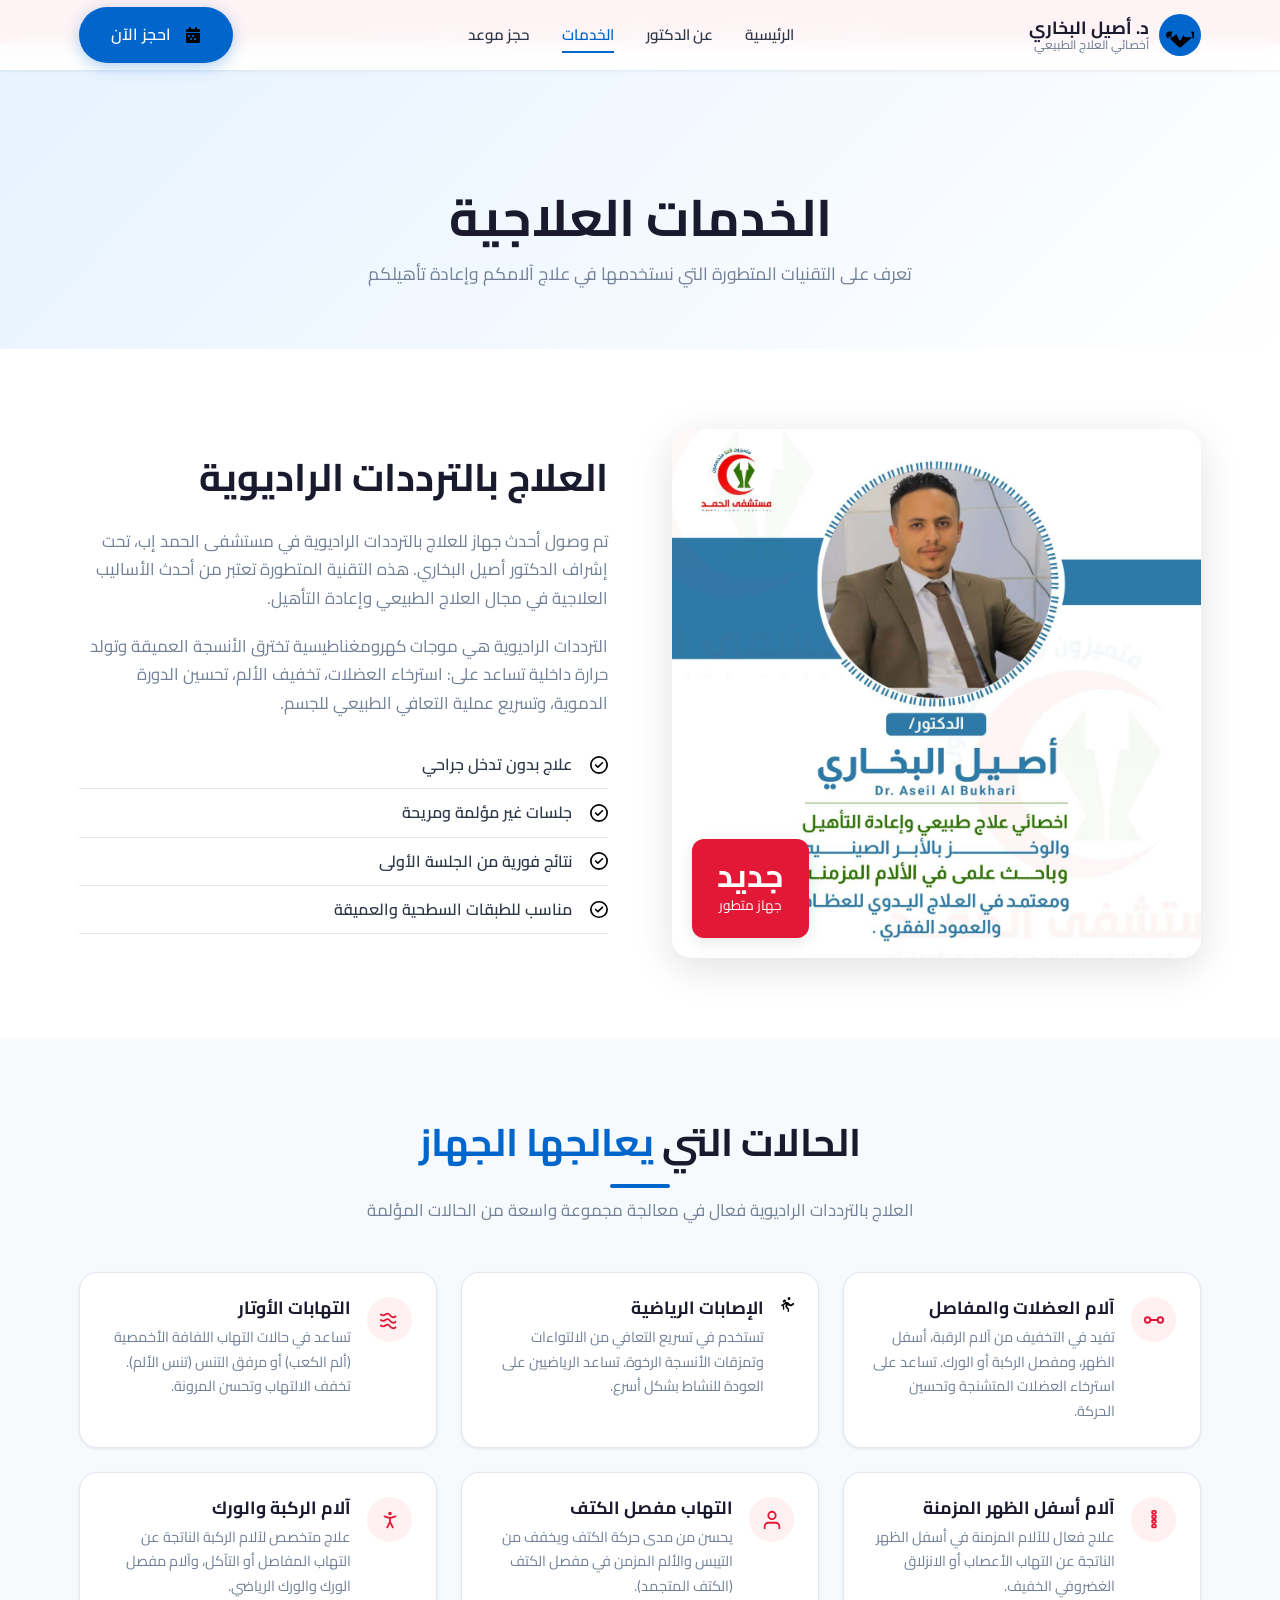
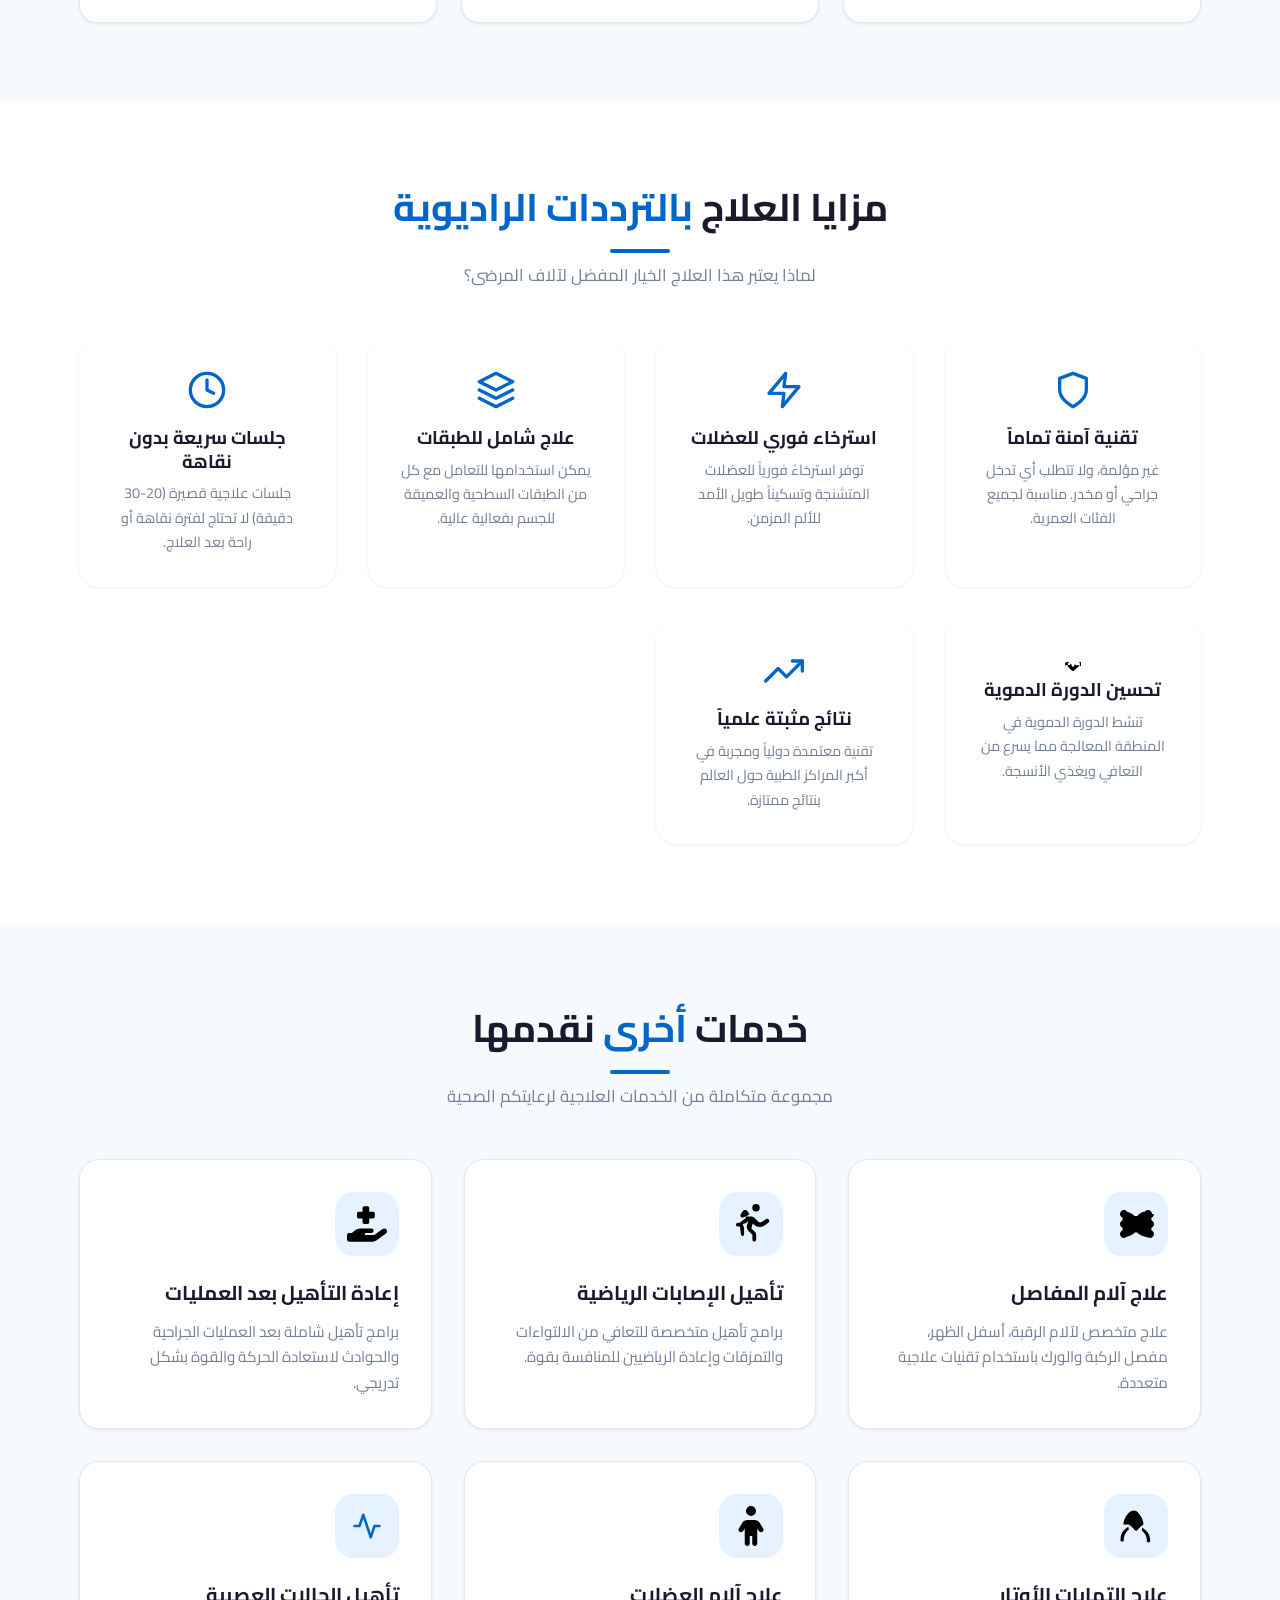
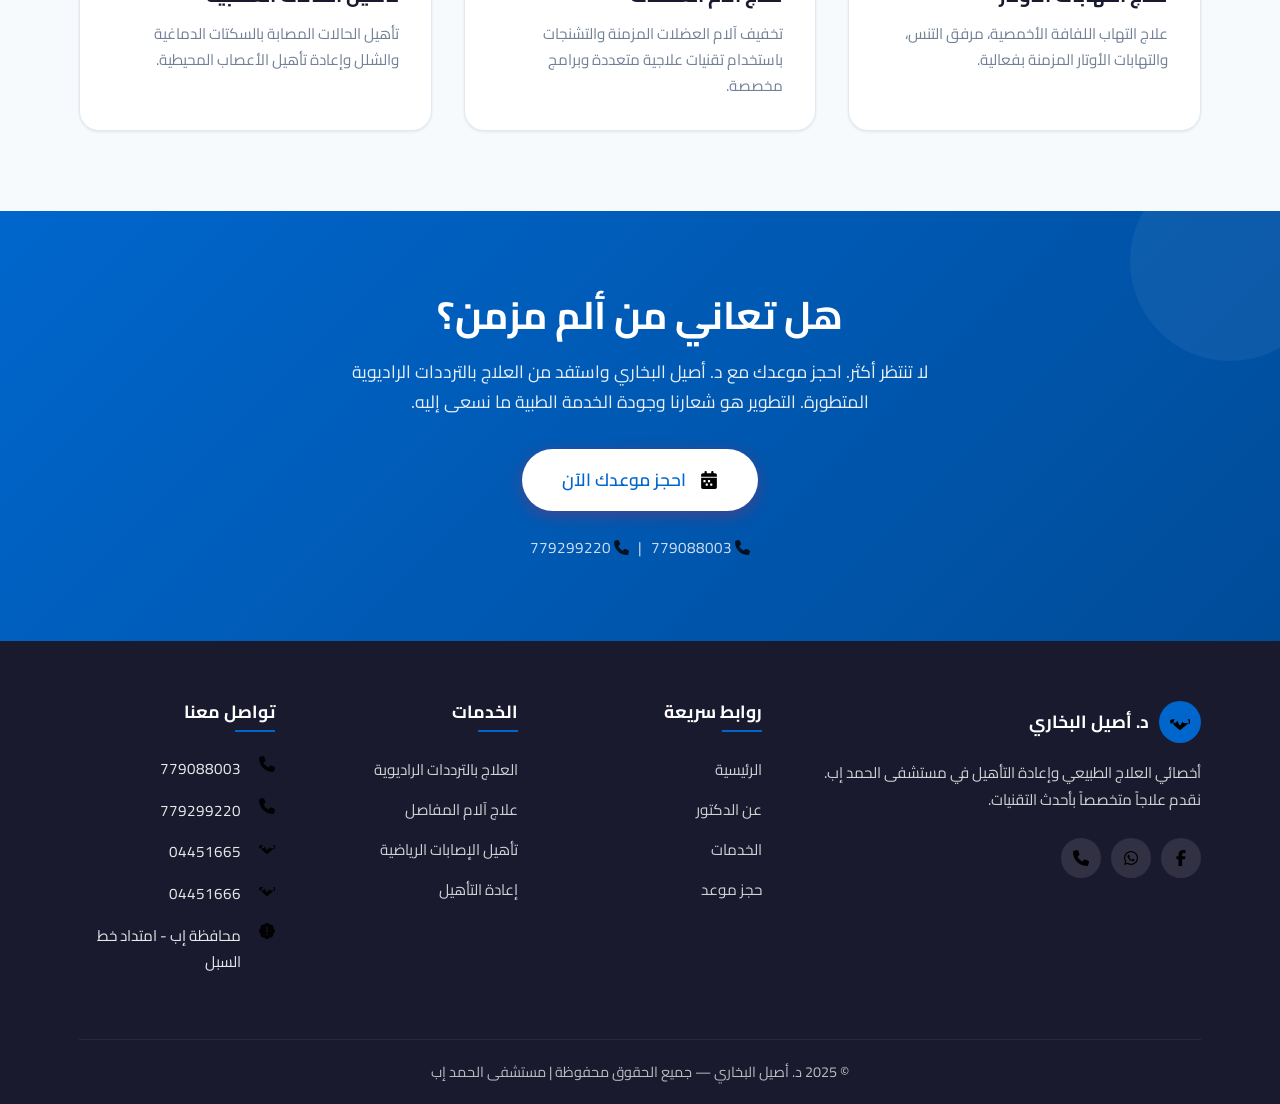
<file: services.html>
<!DOCTYPE html>
<html lang="ar" dir="rtl">
<head>
  <meta charset="UTF-8">
  <meta name="viewport" content="width=device-width, initial-scale=1.0">
  <meta name="theme-color" content="#0066CC">
  <link rel="manifest" href="manifest.json">
  <title>الخدمات العلاجية | د. أصيل البخاري</title>
  <meta name="description" content="تعرف على خدمات العلاج الطبيعي التي يقدمها د. أصيل البخاري - العلاج بالترددات الراديوية، علاج آلام المفاصل، الإصابات الرياضية، إعادة التأهيل.">
  <link rel="preconnect" href="https://fonts.googleapis.com">
  <link rel="preconnect" href="https://fonts.gstatic.com" crossorigin>
  <link href="https://fonts.googleapis.com/css2?family=Cairo:wght@400;500;600;700;800&display=swap" rel="stylesheet">
  <link rel="stylesheet" href="https://cdnjs.cloudflare.com/ajax/libs/font-awesome/6.5.1/css/all.min.css">
  <link rel="stylesheet" href="css/style.css">
  <style>
    .svg-icon { width: 1em; height: 1em; display: inline-block; vertical-align: -0.125em; fill: currentColor; }
    .service-icon .svg-icon { width: 2.5rem; height: 2.5rem; fill: var(--accent); }
    .btn .svg-icon { width: 1em; height: 1em; margin-left: 6px; vertical-align: middle; }
    .footer-social .svg-icon { width: 1rem; height: 1rem; }
    .footer-contact .svg-icon { width: 1rem; height: 1rem; margin-left: 8px; fill: var(--accent); }
    .emergency-banner .svg-icon { width: 1em; height: 1em; margin-left: 8px; }
    .header .logo-icon .svg-icon { width: 1.8rem; height: 1.8rem; fill: white; }
    .credentials-list .svg-icon { width: 1.1rem; height: 1.1rem; margin-left: 8px; fill: var(--success); vertical-align: middle; }
    .page-header .svg-icon { width: 1em; height: 1em; margin-left: 8px; }
  </style>
</head>
<body>

  <!-- Emergency Banner -->
  <div class="emergency-banner">
    <div class="container">
      <img src="images/icons/heart-pulse.svg" class="svg-icon" alt="">
      إستقبال الحالات الطارئة والحوادث وحالات الولادة على مدار 24 ساعة — مستشفى الحمد إب
    </div>
  </div>

  <!-- Header -->
  <header class="header" id="header">
    <div class="container">
      <a href="index.html" class="logo">
        <div class="logo-icon"><img src="images/icons/heart-pulse.svg" class="svg-icon" alt=""></div>
        <div class="logo-text">
          د. أصيل البخاري
          <small>أخصائي العلاج الطبيعي</small>
        </div>
      </a>
      <nav class="nav">
        <a href="index.html">الرئيسية</a>
        <a href="about.html">عن الدكتور</a>
        <a href="services.html" class="active">الخدمات</a>
        <a href="contact.html">حجز موعد</a>
      </nav>
      <a href="contact.html" class="btn btn-primary">
        <img src="images/icons/calendar.svg" class="svg-icon" alt=""> احجز الآن
      </a>
      <button class="mobile-toggle" id="mobileToggle">
        ☰
      </button>
    </div>
  </header>

  <!-- Mobile Navigation (Drawer) -->
  <div class="mobile-overlay" id="mobileOverlay"></div>
  <nav class="mobile-nav drawer" id="mobileNav">
    <div class="drawer-header">
      <img src="images/dr-aseel-photo.jpg" alt="د. أصيل البخاري" class="drawer-avatar">
      <div>
        <h3>د. أصيل البخاري</h3>
        <span>أخصائي العلاج الطبيعي وإعادة التأهيل</span>
      </div>
    </div>
    <div class="drawer-links">
      <a href="index.html">
        <svg xmlns="http://www.w3.org/2000/svg" viewBox="0 0 24 24" fill="none" stroke="currentColor" stroke-width="2" stroke-linecap="round" stroke-linejoin="round"><path d="M3 12l9-9 9 9"/><path d="M5 10v10a1 1 0 0 0 1 1h3a1 1 0 0 0 1-1v-4a1 1 0 0 1 1-1h2a1 1 0 0 1 1 1v4a1 1 0 0 0 1 1h3a1 1 0 0 0 1-1V10"/></svg>
        الرئيسية
      </a>
      <a href="about.html">
        <svg xmlns="http://www.w3.org/2000/svg" viewBox="0 0 24 24" fill="none" stroke="currentColor" stroke-width="2" stroke-linecap="round" stroke-linejoin="round"><path d="M20 21v-2a4 4 0 0 0-4-4H8a4 4 0 0 0-4 4v2"/><circle cx="12" cy="7" r="4"/></svg>
        عن الدكتور
      </a>
      <a href="services.html" class="active">
        <svg xmlns="http://www.w3.org/2000/svg" viewBox="0 0 24 24" fill="none" stroke="currentColor" stroke-width="2" stroke-linecap="round" stroke-linejoin="round"><path d="M22 12h-4l-3 9L9 3l-3 9H2"/></svg>
        الخدمات والحالات
      </a>
      <a href="contact.html">
        <svg xmlns="http://www.w3.org/2000/svg" viewBox="0 0 24 24" fill="none" stroke="currentColor" stroke-width="2" stroke-linecap="round" stroke-linejoin="round"><rect x="3" y="4" width="18" height="18" rx="2"/><path d="M16 2v4M8 2v4M3 10h18"/></svg>
        حجز موعد
      </a>
    </div>
    <div class="drawer-footer">
      <button class="theme-toggle" id="themeToggle">
        <span class="theme-toggle-icon"></span>
        <span class="theme-toggle-label">الوضع الليلي</span>
      </button>
      <a href="tel:+967779088003" class="drawer-call">
        <svg xmlns="http://www.w3.org/2000/svg" viewBox="0 0 24 24" fill="none" stroke="currentColor" stroke-width="2" stroke-linecap="round" stroke-linejoin="round"><path d="M22 16.92v3a2 2 0 0 1-2.18 2 19.79 19.79 0 0 1-8.63-3.07 19.5 19.5 0 0 1-6-6 19.79 19.79 0 0 1-3.07-8.67A2 2 0 0 1 4.11 2h3a2 2 0 0 1 2 1.72c.127.96.361 1.903.7 2.81a2 2 0 0 1-.45 2.11L8.09 9.91a16 16 0 0 0 6 6l1.27-1.27a2 2 0 0 1 2.11-.45c.907.339 1.85.573 2.81.7A2 2 0 0 1 22 16.92z"/></svg>
        اتصل الآن
      </a>
      <a href="https://wa.me/967779088003" target="_blank" class="drawer-wa">
        <img src="images/icons/whatsapp.svg" class="svg-icon" alt=""> واتساب مباشر
      </a>
    </div>
  </nav>

  <!-- Page Header -->
  <section class="page-header">
    <div class="container">
      <h1>الخدمات <span>العلاجية</span></h1>
      <p>تعرف على التقنيات المتطورة التي نستخدمها في علاج آلامكم وإعادة تأهيلكم</p>
    </div>
  </section>

  <!-- Featured Service: Radiofrequency -->
  <section id="radiofrequency">
    <div class="container">
      <div class="about-preview">
        <div class="about-img">
          <img src="images/hero.jpg" alt="جهاز الترددات الراديوية - العلاج المتطور">
          <div class="experience-badge" style="background: var(--accent);">
            <strong>جديد</strong>
            <span>جهاز متطور</span>
          </div>
        </div>
        <div class="about-text">
          <h2>العلاج <span>بالترددات الراديوية</span></h2>
          <p>
            تم وصول أحدث جهاز للعلاج بالترددات الراديوية في مستشفى الحمد إب، تحت إشراف الدكتور أصيل البخاري. 
            هذه التقنية المتطورة تعتبر من أحدث الأساليب العلاجية في مجال العلاج الطبيعي وإعادة التأهيل.
          </p>
          <p>
            الترددات الراديوية هي موجات كهرومغناطيسية تخترق الأنسجة العميقة وتولد حرارة داخلية تساعد على: 
            استرخاء العضلات، تخفيف الألم، تحسين الدورة الدموية، وتسريع عملية التعافي الطبيعي للجسم.
          </p>
          <ul class="credentials-list">
            <li><img src="images/icons/check-circle.svg" class="svg-icon" alt=""> علاج بدون تدخل جراحي</li>
            <li><img src="images/icons/check-circle.svg" class="svg-icon" alt=""> جلسات غير مؤلمة ومريحة</li>
            <li><img src="images/icons/check-circle.svg" class="svg-icon" alt=""> نتائج فورية من الجلسة الأولى</li>
            <li><img src="images/icons/check-circle.svg" class="svg-icon" alt=""> مناسب للطبقات السطحية والعميقة</li>
          </ul>
        </div>
      </div>
    </div>
  </section>

  <!-- Conditions Treated -->
  <section class="section-alt" id="conditions">
    <div class="container">
      <h2 class="section-title">الحالات التي <span>يعالجها الجهاز</span></h2>
      <p class="section-subtitle">العلاج بالترددات الراديوية فعال في معالجة مجموعة واسعة من الحالات المؤلمة</p>
      
      <div class="conditions-list">
        <div class="condition-item fade-in">
          <span class="ci-svg"><svg xmlns="http://www.w3.org/2000/svg" viewBox="0 0 24 24" fill="none" stroke="currentColor" stroke-width="2" stroke-linecap="round" stroke-linejoin="round"><circle cx="5" cy="12" r="3"/><circle cx="19" cy="12" r="3"/><path d="M8 12h8"/></svg></span>
          <div>
            <h4>آلام العضلات والمفاصل</h4>
            <p>تفيد في التخفيف من آلام الرقبة، أسفل الظهر، ومفصل الركبة أو الورك. تساعد على استرخاء العضلات المتشنجة وتحسين الحركة.</p>
          </div>
        </div>
        <div class="condition-item fade-in">
          <img src="images/icons/running.svg" class="svg-icon" alt="">
          <div>
            <h4>الإصابات الرياضية</h4>
            <p>تستخدم في تسريع التعافي من الالتواءات وتمزقات الأنسجة الرخوة. تساعد الرياضيين على العودة للنشاط بشكل أسرع.</p>
          </div>
        </div>
        <div class="condition-item fade-in">
          <span class="ci-svg"><svg xmlns="http://www.w3.org/2000/svg" viewBox="0 0 24 24" fill="none" stroke="currentColor" stroke-width="2" stroke-linecap="round" stroke-linejoin="round"><path d="M2 6c.6.5 1.2 1 2.5 1C7 7 7 5 9.5 5c2.6 0 2.4 4 6 4 1.4 0 2-.5 2.5-1"/><path d="M2 12c.6.5 1.2 1 2.5 1 2.5 0 2.5-2 5-2 2.6 0 2.4 4 6 4 1.4 0 2-.5 2.5-1"/><path d="M2 18c.6.5 1.2 1 2.5 1 2.5 0 2.5-2 5-2 2.6 0 2.4 4 6 4 1.4 0 2-.5 2.5-1"/></svg></span>
          <div>
            <h4>التهابات الأوتار</h4>
            <p>تساعد في حالات التهاب اللفافة الأخمصية (ألم الكعب) أو مرفق التنس (تنس الألم). تخفف الالتهاب وتحسن المرونة.</p>
          </div>
        </div>
        <div class="condition-item fade-in">
          <span class="ci-svg"><svg xmlns="http://www.w3.org/2000/svg" viewBox="0 0 24 24" fill="none" stroke="currentColor" stroke-width="2" stroke-linecap="round" stroke-linejoin="round"><rect x="10" y="2" width="4" height="3" rx="1"/><rect x="10" y="7" width="4" height="3" rx="1"/><rect x="10" y="12" width="4" height="3" rx="1"/><rect x="10" y="17" width="4" height="3" rx="1"/></svg></span>
          <div>
            <h4>آلام أسفل الظهر المزمنة</h4>
            <p>علاج فعال للآلام المزمنة في أسفل الظهر الناتجة عن التهاب الأعصاب أو الانزلاق الغضروفي الخفيف.</p>
          </div>
        </div>
        <div class="condition-item fade-in">
          <span class="ci-svg"><svg xmlns="http://www.w3.org/2000/svg" viewBox="0 0 24 24" fill="none" stroke="currentColor" stroke-width="2" stroke-linecap="round" stroke-linejoin="round"><path d="M20 21v-2a4 4 0 0 0-4-4H8a4 4 0 0 0-4 4v2"/><circle cx="12" cy="7" r="4"/></svg></span>
          <div>
            <h4>التهاب مفصل الكتف</h4>
            <p>يحسن من مدى حركة الكتف ويخفف من التيبس والألم المزمن في مفصل الكتف (الكتف المتجمد).</p>
          </div>
        </div>
        <div class="condition-item fade-in">
          <span class="ci-svg"><svg xmlns="http://www.w3.org/2000/svg" viewBox="0 0 24 24" fill="none" stroke="currentColor" stroke-width="2" stroke-linecap="round" stroke-linejoin="round"><circle cx="12" cy="5" r="1"/><path d="M9 20l3-6 3 6"/><path d="M6 8l6 2 6-2"/><path d="M12 10v4"/></svg></span>
          <div>
            <h4>آلام الركبة والورك</h4>
            <p>علاج متخصص لآلام الركبة الناتجة عن التهاب المفاصل أو التآكل، وآلام مفصل الورك والورك الرياضي.</p>
          </div>
        </div>
      </div>
    </div>
  </section>

  <!-- Advantages -->
  <section id="advantages">
    <div class="container">
      <h2 class="section-title">مزايا العلاج <span>بالترددات الراديوية</span></h2>
      <p class="section-subtitle">لماذا يعتبر هذا العلاج الخيار المفضل لآلاف المرضى؟</p>
      
      <div class="advantages-grid">
        <div class="advantage-box fade-in">
          <span class="ci-svg"><svg xmlns="http://www.w3.org/2000/svg" viewBox="0 0 24 24" fill="none" stroke="currentColor" stroke-width="2" stroke-linecap="round" stroke-linejoin="round"><path d="M12 22s8-4 8-10V5l-8-3-8 3v7c0 6 8 10 8 10z"/></svg></span>
          <h4>تقنية آمنة تماماً</h4>
          <p>غير مؤلمة، ولا تتطلب أي تدخل جراحي أو مخدر. مناسبة لجميع الفئات العمرية.</p>
        </div>
        <div class="advantage-box fade-in">
          <span class="ci-svg"><svg xmlns="http://www.w3.org/2000/svg" viewBox="0 0 24 24" fill="none" stroke="currentColor" stroke-width="2" stroke-linecap="round" stroke-linejoin="round"><path d="M13 2L3 14h9l-1 8 10-12h-9l1-8z"/></svg></span>
          <h4>استرخاء فوري للعضلات</h4>
          <p>توفر استرخاءً فورياً للعضلات المتشنجة وتسكيناً طويل الأمد للألم المزمن.</p>
        </div>
        <div class="advantage-box fade-in">
          <span class="ci-svg"><svg xmlns="http://www.w3.org/2000/svg" viewBox="0 0 24 24" fill="none" stroke="currentColor" stroke-width="2" stroke-linecap="round" stroke-linejoin="round"><path d="M12 2L2 7l10 5 10-5-10-5z"/><path d="M2 17l10 5 10-5"/><path d="M2 12l10 5 10-5"/></svg></span>
          <h4>علاج شامل للطبقات</h4>
          <p>يمكن استخدامها للتعامل مع كل من الطبقات السطحية والعميقة للجسم بفعالية عالية.</p>
        </div>
        <div class="advantage-box fade-in">
          <span class="ci-svg"><svg xmlns="http://www.w3.org/2000/svg" viewBox="0 0 24 24" fill="none" stroke="currentColor" stroke-width="2" stroke-linecap="round" stroke-linejoin="round"><circle cx="12" cy="12" r="10"/><path d="M12 6v6l4 2"/></svg></span>
          <h4>جلسات سريعة بدون نقاهة</h4>
          <p>جلسات علاجية قصيرة (20-30 دقيقة) لا تحتاج لفترة نقاهة أو راحة بعد العلاج.</p>
        </div>
        <div class="advantage-box fade-in">
          <img src="images/icons/heart-pulse.svg" class="svg-icon" alt="">
          <h4>تحسين الدورة الدموية</h4>
          <p>تنشط الدورة الدموية في المنطقة المعالجة مما يسرع من التعافي ويغذي الأنسجة.</p>
        </div>
        <div class="advantage-box fade-in">
          <span class="ci-svg"><svg xmlns="http://www.w3.org/2000/svg" viewBox="0 0 24 24" fill="none" stroke="currentColor" stroke-width="2" stroke-linecap="round" stroke-linejoin="round"><path d="M23 6l-9.5 9.5-5-5L1 18"/><path d="M17 6h6v6"/></svg></span>
          <h4>نتائج مثبتة علمياً</h4>
          <p>تقنية معتمدة دولياً ومجربة في أكبر المراكز الطبية حول العالم بنتائج ممتازة.</p>
        </div>
      </div>
    </div>
  </section>

  <!-- Other Services -->
  <section class="section-alt" id="other-services">
    <div class="container">
      <h2 class="section-title">خدمات <span>أخرى</span> نقدمها</h2>
      <p class="section-subtitle">مجموعة متكاملة من الخدمات العلاجية لرعايتكم الصحية</p>
      
      <div class="services-grid">
        <div class="service-card fade-in">
          <div class="service-icon"><img src="images/icons/bone.svg" class="svg-icon" alt=""></div>
          <h3>علاج آلام المفاصل</h3>
          <p>علاج متخصص لآلام الرقبة، أسفل الظهر، مفصل الركبة والورك باستخدام تقنيات علاجية متعددة.</p>
        </div>
        <div class="service-card fade-in">
          <div class="service-icon"><img src="images/icons/running.svg" class="svg-icon" alt=""></div>
          <h3>تأهيل الإصابات الرياضية</h3>
          <p>برامج تأهيل متخصصة للتعافي من الالتواءات والتمزقات وإعادة الرياضيين للمنافسة بقوة.</p>
        </div>
        <div class="service-card fade-in">
          <div class="service-icon"><img src="images/icons/medical-hand.svg" class="svg-icon" alt=""></div>
          <h3>إعادة التأهيل بعد العمليات</h3>
          <p>برامج تأهيل شاملة بعد العمليات الجراحية والحوادث لاستعادة الحركة والقوة بشكل تدريجي.</p>
        </div>
        <div class="service-card fade-in">
          <div class="service-icon"><img src="images/icons/spa.svg" class="svg-icon" alt=""></div>
          <h3>علاج التهابات الأوتار</h3>
          <p>علاج التهاب اللفافة الأخمصية، مرفق التنس، والتهابات الأوتار المزمنة بفعالية.</p>
        </div>
        <div class="service-card fade-in">
          <div class="service-icon"><img src="images/icons/child.svg" class="svg-icon" alt=""></div>
          <h3>علاج آلام العضلات</h3>
          <p>تخفيف آلام العضلات المزمنة والتشنجات باستخدام تقنيات علاجية متعددة وبرامج مخصصة.</p>
        </div>
        <div class="service-card fade-in">
          <div class="service-icon"><span class="ci-svg"><svg xmlns="http://www.w3.org/2000/svg" viewBox="0 0 24 24" fill="none" stroke="currentColor" stroke-width="2" stroke-linecap="round" stroke-linejoin="round"><path d="M22 12h-4l-3 9L9 3l-3 9H2"/></svg></span></div>
          <h3>تأهيل الحالات العصبية</h3>
          <p>تأهيل الحالات المصابة بالسكتات الدماغية والشلل وإعادة تأهيل الأعصاب المحيطية.</p>
        </div>
      </div>
    </div>
  </section>

  <!-- CTA Section -->
  <section class="cta-section" id="cta">
    <div class="container">
      <h2>هل تعاني من ألم مزمن؟</h2>
      <p>لا تنتظر أكثر. احجز موعدك مع د. أصيل البخاري واستفد من العلاج بالترددات الراديوية المتطورة. التطوير هو شعارنا وجودة الخدمة الطبية ما نسعى إليه.</p>
      <a href="contact.html" class="btn btn-accent btn-lg">
        <img src="images/icons/calendar.svg" class="svg-icon" alt=""> احجز موعدك الآن
      </a>
      <div style="margin-top: 1.5rem; font-size: 0.95rem; opacity: 0.8;">
        <img src="images/icons/phone.svg" class="svg-icon" alt=""> 779088003 &nbsp; | &nbsp; <img src="images/icons/phone.svg" class="svg-icon" alt=""> 779299220
      </div>
    </div>
  </section>

  <!-- Footer -->
  <footer class="footer">
    <div class="container">
      <div class="footer-grid">
        <div class="footer-brand">
          <a href="index.html" class="logo">
            <div class="logo-icon"><img src="images/icons/heart-pulse.svg" class="svg-icon" alt=""></div>
            <div class="logo-text">د. أصيل البخاري</div>
          </a>
          <p>أخصائي العلاج الطبيعي وإعادة التأهيل في مستشفى الحمد إب. نقدم علاجاً متخصصاً بأحدث التقنيات.</p>
          <div class="footer-social">
            <a href="https://www.facebook.com/share/17ngmz7hPu/" target="_blank"><img src="images/icons/facebook.svg" class="svg-icon" alt="Facebook"></a>
            <a href="https://wa.me/967779088003" target="_blank"><img src="images/icons/whatsapp.svg" class="svg-icon" alt="WhatsApp"></a>
            <a href="tel:+967779088003"><img src="images/icons/phone.svg" class="svg-icon" alt=""></a>
          </div>
        </div>
        <div class="footer-links">
          <h4>روابط سريعة</h4>
          <ul>
            <li><a href="index.html">الرئيسية</a></li>
            <li><a href="about.html">عن الدكتور</a></li>
            <li><a href="services.html">الخدمات</a></li>
            <li><a href="contact.html">حجز موعد</a></li>
          </ul>
        </div>
        <div class="footer-links">
          <h4>الخدمات</h4>
          <ul>
            <li><a href="services.html">العلاج بالترددات الراديوية</a></li>
            <li><a href="services.html">علاج آلام المفاصل</a></li>
            <li><a href="services.html">تأهيل الإصابات الرياضية</a></li>
            <li><a href="services.html">إعادة التأهيل</a></li>
          </ul>
        </div>
        <div class="footer-contact">
          <h4>تواصل معنا</h4>
          <ul>
            <li><img src="images/icons/phone.svg" class="svg-icon" alt=""> 779088003</li>
            <li><img src="images/icons/phone.svg" class="svg-icon" alt=""> 779299220</li>
            <li><img src="images/icons/heart-pulse.svg" class="svg-icon" alt=""> 04451665</li>
            <li><img src="images/icons/heart-pulse.svg" class="svg-icon" alt=""> 04451666</li>
            <li><img src="images/icons/certificate.svg" class="svg-icon" alt=""> محافظة إب - امتداد خط السبل</li>
          </ul>
        </div>
      </div>
      <div class="footer-bottom">
        <p>© 2025 د. أصيل البخاري — جميع الحقوق محفوظة | مستشفى الحمد إب</p>
      </div>
    </div>
  </footer>

  <!-- Floating Action Buttons -->
  <div class="fab-container" id="fabContainer">
    <a href="https://wa.me/967779088003" target="_blank" class="fab fab-action fab-wa" aria-label="واتساب">
      <img src="images/icons/whatsapp.svg" class="svg-icon" alt="واتساب">
    </a>
    <a href="tel:+967779088003" class="fab fab-action fab-call" aria-label="اتصال">
      <img src="images/icons/phone.svg" class="svg-icon" alt="اتصال">
    </a>
    <button class="fab fab-main" id="fabMain" aria-label="تواصل سريع">
      <svg xmlns="http://www.w3.org/2000/svg" viewBox="0 0 24 24" fill="none" stroke="currentColor" stroke-width="2.5" stroke-linecap="round"><path d="M12 5v14M5 12h14"/></svg>
    </button>
  </div>

  <!-- Bottom Navigation (mobile) -->
  <nav class="bottom-nav" id="bottomNav">
    <a href="index.html" class="bn-item">
      <svg xmlns="http://www.w3.org/2000/svg" viewBox="0 0 24 24" fill="none" stroke="currentColor" stroke-width="2" stroke-linecap="round" stroke-linejoin="round"><path d="M3 12l9-9 9 9"/><path d="M5 10v10a1 1 0 0 0 1 1h3a1 1 0 0 0 1-1v-4a1 1 0 0 1 1-1h2a1 1 0 0 1 1 1v4a1 1 0 0 0 1 1h3a1 1 0 0 0 1-1V10"/></svg>
      الرئيسية
    </a>
    <a href="services.html" class="bn-item active">
      <svg xmlns="http://www.w3.org/2000/svg" viewBox="0 0 24 24" fill="none" stroke="currentColor" stroke-width="2" stroke-linecap="round" stroke-linejoin="round"><path d="M22 12h-4l-3 9L9 3l-3 9H2"/></svg>
      الخدمات والحالات
    </a>
    <a href="contact.html" class="bn-item">
      <svg xmlns="http://www.w3.org/2000/svg" viewBox="0 0 24 24" fill="none" stroke="currentColor" stroke-width="2" stroke-linecap="round" stroke-linejoin="round"><rect x="3" y="4" width="18" height="18" rx="2"/><path d="M16 2v4M8 2v4M3 10h18"/></svg>
      حجز موعد
    </a>
    <a href="about.html" class="bn-item">
      <svg xmlns="http://www.w3.org/2000/svg" viewBox="0 0 24 24" fill="none" stroke="currentColor" stroke-width="2" stroke-linecap="round" stroke-linejoin="round"><path d="M21 10c0 7-9 13-9 13s-9-6-9-13a9 9 0 0 1 18 0z"/><circle cx="12" cy="10" r="3"/></svg>
      التواصل والعيادة
    </a>
  </nav>

  <button class="back-to-top" id="backToTop" aria-label="Back to top">
    <img src="images/icons/arrow-up.svg" class="svg-icon" alt="">
  </button>

  <script src="js/main.js"></script>
</body>
</html>
</file>
<file: css/style.css>
/* ============================================
   Dr. Aseel Al-Bukhari - Physical Therapy Specialist
   Professional Personal Website Stylesheet
   RTL Arabic Layout | Modern Medical Design
   ============================================ */

/* ---- CSS Variables ---- */
:root {
  --primary: #0066CC;
  --primary-dark: #004C99;
  --primary-light: #E6F2FF;
  --accent: #E31837;
  --accent-light: #FFF0F2;
  --dark: #1A1A2E;
  --text: #2D3748;
  --text-light: #718096;
  --bg: #FFFFFF;
  --bg-alt: #F7FAFC;
  --border: #E2E8F0;
  --shadow-sm: 0 1px 3px rgba(0,0,0,0.08);
  --shadow: 0 4px 15px rgba(0,0,0,0.1);
  --shadow-lg: 0 10px 40px rgba(0,0,0,0.12);
  --radius: 12px;
  --radius-lg: 20px;
  --transition: all 0.3s ease;
}

/* ---- Reset & Base ---- */
*, *::before, *::after {
  margin: 0;
  padding: 0;
  box-sizing: border-box;
}

html {
  scroll-behavior: smooth;
  font-size: 16px;
}

body {
  font-family: 'Cairo', 'Tajawal', sans-serif;
  direction: rtl;
  text-align: right;
  color: var(--text);
  background: var(--bg);
  line-height: 1.7;
  overflow-x: hidden;
}

a {
  text-decoration: none;
  color: inherit;
  transition: var(--transition);
}

ul {
  list-style: none;
}

img {
  max-width: 100%;
  height: auto;
  display: block;
}

.container {
  width: 90%;
  max-width: 1200px;
  margin: 0 auto;
  padding: 0 15px;
}

/* ---- Typography ---- */
h1, h2, h3, h4 {
  font-weight: 700;
  line-height: 1.3;
  color: var(--dark);
}

h1 { font-size: clamp(2rem, 5vw, 3.2rem); }
h2 { font-size: clamp(1.5rem, 4vw, 2.4rem); }
h3 { font-size: clamp(1.2rem, 3vw, 1.6rem); }

.section-title {
  text-align: center;
  margin-bottom: 3rem;
  position: relative;
}

.section-title::after {
  content: '';
  display: block;
  width: 60px;
  height: 4px;
  background: var(--primary);
  margin: 1rem auto 0;
  border-radius: 2px;
}

.section-title span {
  color: var(--primary);
}

.section-subtitle {
  text-align: center;
  color: var(--text-light);
  margin-top: -2.5rem;
  margin-bottom: 3rem;
  font-size: 1.05rem;
}

/* ---- Buttons ---- */
.btn {
  display: inline-flex;
  align-items: center;
  justify-content: center;
  gap: 8px;
  padding: 14px 32px;
  border-radius: 50px;
  font-weight: 600;
  font-size: 1rem;
  font-family: inherit;
  cursor: pointer;
  border: none;
  transition: var(--transition);
  text-align: center;
}

.btn-primary {
  background: var(--primary);
  color: white;
  box-shadow: 0 4px 15px rgba(0,102,204,0.3);
}

.btn-primary:hover {
  background: var(--primary-dark);
  transform: translateY(-2px);
  box-shadow: 0 6px 20px rgba(0,102,204,0.4);
}

.btn-accent {
  background: var(--accent);
  color: white;
  box-shadow: 0 4px 15px rgba(227,24,55,0.3);
}

.btn-accent:hover {
  background: #c11230;
  transform: translateY(-2px);
  box-shadow: 0 6px 20px rgba(227,24,55,0.4);
}

.btn-outline {
  background: transparent;
  color: var(--primary);
  border: 2px solid var(--primary);
}

.btn-outline:hover {
  background: var(--primary);
  color: white;
}

.btn-lg {
  padding: 16px 40px;
  font-size: 1.1rem;
}

/* ---- Header ---- */
.header {
  position: fixed;
  top: 0;
  left: 0;
  right: 0;
  z-index: 1000;
  background: rgba(255,255,255,0.95);
  backdrop-filter: blur(10px);
  box-shadow: var(--shadow-sm);
  transition: var(--transition);
}

.header.scrolled {
  box-shadow: var(--shadow);
}

.header .container {
  display: flex;
  align-items: center;
  justify-content: space-between;
  height: 70px;
}

.logo {
  display: flex;
  align-items: center;
  gap: 10px;
  font-weight: 700;
  font-size: 1.1rem;
  color: var(--dark);
}

.logo-icon {
  width: 42px;
  height: 42px;
  background: var(--primary);
  border-radius: 50%;
  display: flex;
  align-items: center;
  justify-content: center;
  color: white;
  font-size: 1.2rem;
  flex-shrink: 0;
}

.logo-text {
  line-height: 1.2;
}

.logo-text small {
  display: block;
  font-size: 0.75rem;
  color: var(--text-light);
  font-weight: 500;
}

.nav {
  display: flex;
  align-items: center;
  gap: 2rem;
}

.nav a {
  font-weight: 600;
  font-size: 0.95rem;
  color: var(--text);
  position: relative;
  padding: 5px 0;
}

.nav a::after {
  content: '';
  position: absolute;
  bottom: 0;
  right: 0;
  width: 0;
  height: 2px;
  background: var(--primary);
  transition: var(--transition);
}

.nav a:hover,
.nav a.active {
  color: var(--primary);
}

.nav a:hover::after,
.nav a.active::after {
  width: 100%;
}

.nav .btn {
  padding: 10px 24px;
  font-size: 0.9rem;
}

.mobile-toggle {
  display: none;
  background: none;
  border: none;
  font-size: 1.5rem;
  color: var(--dark);
  cursor: pointer;
}

/* ---- Hero Section ---- */
.hero {
  min-height: 100vh;
  display: flex;
  align-items: center;
  padding: 100px 0 60px;
  background: linear-gradient(135deg, var(--primary-light) 0%, var(--bg) 50%, var(--accent-light) 100%);
  position: relative;
  overflow: hidden;
}

.hero::before {
  content: '';
  position: absolute;
  top: -100px;
  left: -100px;
  width: 400px;
  height: 400px;
  background: var(--primary);
  opacity: 0.05;
  border-radius: 50%;
}

.hero::after {
  content: '';
  position: absolute;
  bottom: -150px;
  right: -100px;
  width: 500px;
  height: 500px;
  background: var(--accent);
  opacity: 0.05;
  border-radius: 50%;
}

.hero .container {
  display: grid;
  grid-template-columns: 1fr 1fr;
  gap: 3rem;
  align-items: center;
  position: relative;
  z-index: 1;
}

.hero-content {
  animation: fadeInRight 1s ease;
}

.hero-badge {
  display: inline-flex;
  align-items: center;
  gap: 8px;
  background: white;
  padding: 8px 18px;
  border-radius: 50px;
  font-size: 0.85rem;
  font-weight: 600;
  color: var(--primary);
  box-shadow: var(--shadow-sm);
  margin-bottom: 1.5rem;
}

.hero-badge i {
  color: var(--accent);
}

.hero h1 {
  margin-bottom: 1rem;
  color: var(--dark);
}

.hero h1 span {
  color: var(--primary);
}

.hero-desc {
  font-size: 1.15rem;
  color: var(--text-light);
  margin-bottom: 2rem;
  max-width: 90%;
}

.hero-btns {
  display: flex;
  gap: 1rem;
  flex-wrap: wrap;
}

.hero-stats {
  display: flex;
  gap: 2rem;
  margin-top: 2.5rem;
}

.hero-stat {
  text-align: center;
}

.hero-stat strong {
  display: block;
  font-size: 1.8rem;
  color: var(--primary);
  font-weight: 700;
}

.hero-stat span {
  font-size: 0.85rem;
  color: var(--text-light);
}

.hero-image {
  position: relative;
  animation: fadeInLeft 1s ease 0.3s both;
}

.hero-image img {
  border-radius: var(--radius-lg);
  box-shadow: var(--shadow-lg);
  width: 100%;
  object-fit: cover;
  max-height: 500px;
}

.hero-image::before {
  content: '';
  position: absolute;
  top: 20px;
  right: 20px;
  width: 100%;
  height: 100%;
  border: 3px solid var(--primary);
  border-radius: var(--radius-lg);
  z-index: -1;
}

.floating-card {
  position: absolute;
  background: white;
  padding: 12px 18px;
  border-radius: var(--radius);
  box-shadow: var(--shadow);
  display: flex;
  align-items: center;
  gap: 10px;
  font-size: 0.85rem;
  font-weight: 600;
}

.floating-card.fc-1 {
  top: 30px;
  left: -20px;
  animation: float 3s ease-in-out infinite;
}

.floating-card.fc-2 {
  bottom: 40px;
  right: -10px;
  animation: float 3s ease-in-out infinite 1s;
}

.floating-card i {
  width: 36px;
  height: 36px;
  background: var(--primary-light);
  border-radius: 50%;
  display: flex;
  align-items: center;
  justify-content: center;
  color: var(--primary);
  font-size: 0.9rem;
}

/* ---- Sections ---- */
section {
  padding: 80px 0;
}

.section-alt {
  background: var(--bg-alt);
}

/* ---- About Preview ---- */
.about-preview {
  display: grid;
  grid-template-columns: 1fr 1fr;
  gap: 4rem;
  align-items: center;
}

.about-img {
  position: relative;
}

.about-img img {
  border-radius: var(--radius-lg);
  box-shadow: var(--shadow-lg);
}

.experience-badge {
  position: absolute;
  bottom: 20px;
  left: 20px;
  background: var(--primary);
  color: white;
  padding: 20px 25px;
  border-radius: var(--radius);
  text-align: center;
  box-shadow: var(--shadow);
}

.experience-badge strong {
  display: block;
  font-size: 2rem;
  line-height: 1;
}

.experience-badge span {
  font-size: 0.85rem;
}

.about-text h2 {
  margin-bottom: 1.5rem;
}

.about-text p {
  color: var(--text-light);
  margin-bottom: 1.2rem;
  font-size: 1.05rem;
}

.credentials-list {
  margin-top: 1.5rem;
}

.credentials-list li {
  display: flex;
  align-items: center;
  gap: 10px;
  padding: 10px 0;
  border-bottom: 1px solid var(--border);
  font-weight: 600;
}

.credentials-list li i {
  color: var(--primary);
  font-size: 1.1rem;
}

/* ---- Services Cards ---- */
.services-grid {
  display: grid;
  grid-template-columns: repeat(auto-fit, minmax(300px, 1fr));
  gap: 2rem;
}

.service-card {
  background: white;
  border-radius: var(--radius);
  padding: 2rem;
  box-shadow: var(--shadow-sm);
  transition: var(--transition);
  border: 1px solid var(--border);
}

.service-card:hover {
  transform: translateY(-8px);
  box-shadow: var(--shadow-lg);
  border-color: var(--primary-light);
}

.service-icon {
  width: 60px;
  height: 60px;
  background: var(--primary-light);
  border-radius: 50%;
  display: flex;
  align-items: center;
  justify-content: center;
  color: var(--primary);
  font-size: 1.5rem;
  margin-bottom: 1.5rem;
  transition: var(--transition);
}

.service-card:hover .service-icon {
  background: var(--primary);
  color: white;
  transform: rotateY(360deg);
}

.service-card h3 {
  margin-bottom: 0.8rem;
  font-size: 1.25rem;
}

.service-card p {
  color: var(--text-light);
  font-size: 0.95rem;
}

/* ---- Conditions Section ---- */
.conditions-list {
  display: grid;
  grid-template-columns: repeat(auto-fit, minmax(280px, 1fr));
  gap: 1.5rem;
}

.condition-item {
  display: flex;
  align-items: flex-start;
  gap: 1rem;
  background: white;
  padding: 1.5rem;
  border-radius: var(--radius);
  box-shadow: var(--shadow-sm);
  transition: var(--transition);
}

.condition-item:hover {
  box-shadow: var(--shadow);
  transform: translateX(-5px);
}

.condition-item i {
  width: 45px;
  height: 45px;
  background: var(--accent-light);
  color: var(--accent);
  border-radius: 50%;
  display: flex;
  align-items: center;
  justify-content: center;
  font-size: 1.1rem;
  flex-shrink: 0;
}

.condition-item h4 {
  font-size: 1.1rem;
  margin-bottom: 0.3rem;
}

.condition-item p {
  font-size: 0.9rem;
  color: var(--text-light);
}

/* ---- Advantages ---- */
.advantages-grid {
  display: grid;
  grid-template-columns: repeat(auto-fit, minmax(250px, 1fr));
  gap: 2rem;
}

.advantage-box {
  background: white;
  padding: 2rem;
  border-radius: var(--radius);
  text-align: center;
  box-shadow: var(--shadow-sm);
  transition: var(--transition);
  position: relative;
  overflow: hidden;
}

.advantage-box::before {
  content: '';
  position: absolute;
  top: 0;
  left: 0;
  right: 0;
  height: 4px;
  background: var(--primary);
  transform: scaleX(0);
  transition: var(--transition);
}

.advantage-box:hover::before {
  transform: scaleX(1);
}

.advantage-box:hover {
  transform: translateY(-5px);
  box-shadow: var(--shadow);
}

.advantage-box i {
  font-size: 2.5rem;
  color: var(--primary);
  margin-bottom: 1rem;
  display: inline-block;
}

.advantage-box h4 {
  font-size: 1.15rem;
  margin-bottom: 0.5rem;
}

.advantage-box p {
  font-size: 0.9rem;
  color: var(--text-light);
}

/* ---- How It Works ---- */
.steps {
  display: flex;
  justify-content: center;
  gap: 2rem;
  flex-wrap: wrap;
}

.step {
  text-align: center;
  max-width: 250px;
  position: relative;
}

.step:not(:last-child)::after {
  content: '\2190';
  position: absolute;
  top: 30px;
  left: -25px;
  font-size: 1.5rem;
  color: var(--primary);
  opacity: 0.5;
}

.step-num {
  width: 60px;
  height: 60px;
  background: var(--primary);
  color: white;
  border-radius: 50%;
  display: flex;
  align-items: center;
  justify-content: center;
  font-size: 1.5rem;
  font-weight: 700;
  margin: 0 auto 1rem;
  box-shadow: 0 4px 15px rgba(0,102,204,0.3);
}

.step h4 {
  margin-bottom: 0.5rem;
  font-size: 1.1rem;
}

.step p {
  font-size: 0.9rem;
  color: var(--text-light);
}

/* ---- Testimonials ---- */
.testimonials-grid {
  display: grid;
  grid-template-columns: repeat(auto-fit, minmax(300px, 1fr));
  gap: 2rem;
}

.testimonial-card {
  background: white;
  padding: 2rem;
  border-radius: var(--radius);
  box-shadow: var(--shadow-sm);
  position: relative;
}

.testimonial-card::before {
  content: '\201D';
  position: absolute;
  top: 10px;
  right: 20px;
  font-size: 4rem;
  color: var(--primary);
  opacity: 0.15;
  font-family: serif;
  line-height: 1;
}

.testimonial-text {
  font-style: italic;
  color: var(--text);
  margin-bottom: 1.5rem;
  position: relative;
  z-index: 1;
}

.testimonial-author {
  display: flex;
  align-items: center;
  gap: 12px;
}

.testimonial-author img {
  width: 50px;
  height: 50px;
  border-radius: 50%;
  object-fit: cover;
  border: 2px solid var(--primary-light);
}

.testimonial-author strong {
  display: block;
  font-size: 0.95rem;
}

.testimonial-author span {
  font-size: 0.8rem;
  color: var(--text-light);
}

/* ---- CTA Section ---- */
.cta-section {
  background: linear-gradient(135deg, var(--primary) 0%, var(--primary-dark) 100%);
  color: white;
  text-align: center;
  padding: 80px 0;
  position: relative;
  overflow: hidden;
}

.cta-section::before {
  content: '';
  position: absolute;
  top: -50px;
  right: -50px;
  width: 200px;
  height: 200px;
  background: white;
  opacity: 0.05;
  border-radius: 50%;
}

.cta-section h2 {
  color: white;
  margin-bottom: 1rem;
}

.cta-section p {
  font-size: 1.1rem;
  opacity: 0.9;
  margin-bottom: 2rem;
  max-width: 600px;
  margin-left: auto;
  margin-right: auto;
}

.cta-section .btn-accent {
  background: white;
  color: var(--primary);
  font-size: 1.1rem;
}

.cta-section .btn-accent:hover {
  background: var(--accent-light);
  color: var(--accent);
}

/* ---- Contact Page ---- */
.contact-grid {
  display: grid;
  grid-template-columns: 1fr 1fr;
  gap: 3rem;
}

.contact-info-box {
  background: white;
  padding: 2rem;
  border-radius: var(--radius);
  box-shadow: var(--shadow-sm);
  margin-bottom: 1.5rem;
  transition: var(--transition);
}

.contact-info-box:hover {
  box-shadow: var(--shadow);
  transform: translateX(-5px);
}

.contact-info-box i {
  width: 50px;
  height: 50px;
  background: var(--primary-light);
  color: var(--primary);
  border-radius: 50%;
  display: flex;
  align-items: center;
  justify-content: center;
  font-size: 1.2rem;
  margin-bottom: 1rem;
}

.contact-info-box h4 {
  font-size: 1.1rem;
  margin-bottom: 0.5rem;
}

.contact-info-box p,
.contact-info-box a {
  color: var(--text-light);
  font-size: 0.95rem;
}

.contact-info-box a:hover {
  color: var(--primary);
}

.contact-form {
  background: white;
  padding: 2.5rem;
  border-radius: var(--radius-lg);
  box-shadow: var(--shadow);
}

.form-group {
  margin-bottom: 1.5rem;
}

.form-group label {
  display: block;
  margin-bottom: 0.5rem;
  font-weight: 600;
  font-size: 0.95rem;
}

.form-group input,
.form-group textarea,
.form-group select {
  width: 100%;
  padding: 14px 18px;
  border: 2px solid var(--border);
  border-radius: var(--radius);
  font-family: inherit;
  font-size: 1rem;
  transition: var(--transition);
  background: var(--bg-alt);
}

.form-group input:focus,
.form-group textarea:focus,
.form-group select:focus {
  outline: none;
  border-color: var(--primary);
  background: white;
}

.form-group textarea {
  min-height: 120px;
  resize: vertical;
}

.form-row {
  display: grid;
  grid-template-columns: 1fr 1fr;
  gap: 1rem;
}

/* ---- Footer ---- */
.footer {
  background: var(--dark);
  color: white;
  padding: 60px 0 0;
}

.footer-grid {
  display: grid;
  grid-template-columns: 2fr 1fr 1fr 1fr;
  gap: 3rem;
  margin-bottom: 3rem;
}

.footer-brand .logo {
  color: white;
  margin-bottom: 1rem;
}

.footer-brand .logo-icon {
  background: var(--primary);
}

.footer-brand p {
  opacity: 0.8;
  font-size: 0.95rem;
  line-height: 1.8;
}

.footer-social {
  display: flex;
  gap: 10px;
  margin-top: 1.5rem;
}

.footer-social a {
  width: 40px;
  height: 40px;
  background: rgba(255,255,255,0.1);
  border-radius: 50%;
  display: flex;
  align-items: center;
  justify-content: center;
  font-size: 1rem;
  transition: var(--transition);
}

.footer-social a:hover {
  background: var(--primary);
  transform: translateY(-3px);
}

.footer h4 {
  color: white;
  font-size: 1.1rem;
  margin-bottom: 1.5rem;
  position: relative;
  padding-bottom: 0.5rem;
}

.footer h4::after {
  content: '';
  position: absolute;
  bottom: 0;
  right: 0;
  width: 40px;
  height: 2px;
  background: var(--primary);
}

.footer-links li {
  margin-bottom: 0.8rem;
}

.footer-links a {
  opacity: 0.8;
  font-size: 0.95rem;
  transition: var(--transition);
}

.footer-links a:hover {
  opacity: 1;
  color: var(--primary);
  padding-right: 5px;
}

.footer-contact li {
  display: flex;
  align-items: flex-start;
  gap: 10px;
  margin-bottom: 1rem;
  font-size: 0.95rem;
  opacity: 0.9;
}

.footer-contact li i {
  color: var(--primary);
  margin-top: 3px;
}

.footer-bottom {
  border-top: 1px solid rgba(255,255,255,0.1);
  padding: 20px 0;
  text-align: center;
  font-size: 0.9rem;
  opacity: 0.7;
}

/* ---- Animations ---- */
@keyframes fadeInRight {
  from { opacity: 0; transform: translateX(50px); }
  to { opacity: 1; transform: translateX(0); }
}

@keyframes fadeInLeft {
  from { opacity: 0; transform: translateX(-50px); }
  to { opacity: 1; transform: translateX(0); }
}

@keyframes fadeInUp {
  from { opacity: 0; transform: translateY(30px); }
  to { opacity: 1; transform: translateY(0); }
}

@keyframes float {
  0%, 100% { transform: translateY(0); }
  50% { transform: translateY(-10px); }
}

.fade-in {
  opacity: 0;
  transform: translateY(30px);
  transition: opacity 0.6s ease, transform 0.6s ease;
}

.fade-in.visible {
  opacity: 1;
  transform: translateY(0);
}

/* ---- Mobile Menu ---- */
.mobile-nav {
  position: fixed;
  top: 0;
  right: -100%;
  width: 80%;
  max-width: 300px;
  height: 100vh;
  background: white;
  z-index: 1001;
  padding: 80px 30px 30px;
  box-shadow: -5px 0 30px rgba(0,0,0,0.1);
  transition: right 0.3s ease;
}

.mobile-nav.active {
  right: 0;
}

.mobile-nav a {
  display: block;
  padding: 15px 0;
  font-size: 1.1rem;
  font-weight: 600;
  border-bottom: 1px solid var(--border);
  color: var(--text);
}

.mobile-nav a:hover,
.mobile-nav a.active {
  color: var(--primary);
}

.mobile-nav .btn {
  margin-top: 20px;
  width: 100%;
}

.mobile-overlay {
  position: fixed;
  top: 0;
  left: 0;
  width: 100%;
  height: 100%;
  background: rgba(0,0,0,0.5);
  z-index: 1000;
  opacity: 0;
  visibility: hidden;
  transition: var(--transition);
}

.mobile-overlay.active {
  opacity: 1;
  visibility: visible;
}

/* ---- Back to Top ---- */
.back-to-top {
  position: fixed;
  bottom: 30px;
  left: 30px;
  width: 45px;
  height: 45px;
  background: var(--primary);
  color: white;
  border-radius: 50%;
  display: flex;
  align-items: center;
  justify-content: center;
  font-size: 1.1rem;
  cursor: pointer;
  opacity: 0;
  visibility: hidden;
  transition: var(--transition);
  z-index: 999;
  border: none;
  box-shadow: var(--shadow);
}

.back-to-top.visible {
  opacity: 1;
  visibility: visible;
}

.back-to-top:hover {
  background: var(--primary-dark);
  transform: translateY(-3px);
}

/* ---- Emergency Banner ---- */
.emergency-banner {
  background: var(--accent);
  color: white;
  padding: 10px 0;
  font-size: 0.9rem;
  font-weight: 600;
  text-align: center;
}

.emergency-banner i {
  margin-left: 8px;
  animation: pulse 2s infinite;
}

@keyframes pulse {
  0%, 100% { opacity: 1; }
  50% { opacity: 0.5; }
}

/* ---- Doctor Profile Page ---- */
.doctor-profile {
  display: grid;
  grid-template-columns: 1fr 2fr;
  gap: 3rem;
  align-items: start;
}

.doctor-sidebar {
  text-align: center;
}

.doctor-sidebar img {
  width: 100%;
  max-width: 300px;
  border-radius: var(--radius-lg);
  box-shadow: var(--shadow-lg);
  margin: 0 auto 1.5rem;
  border: 4px solid var(--primary-light);
}

.doctor-sidebar h3 {
  margin-bottom: 0.5rem;
}

.doctor-sidebar .title {
  color: var(--primary);
  font-weight: 600;
  margin-bottom: 1rem;
}

.doctor-sidebar .badge {
  display: inline-block;
  background: var(--primary-light);
  color: var(--primary);
  padding: 6px 14px;
  border-radius: 50px;
  font-size: 0.85rem;
  font-weight: 600;
  margin-bottom: 1.5rem;
}

.doctor-sidebar .contact-quick a {
  display: flex;
  align-items: center;
  justify-content: center;
  gap: 8px;
  padding: 12px;
  background: var(--bg-alt);
  border-radius: var(--radius);
  margin-bottom: 0.5rem;
  font-weight: 600;
  font-size: 0.95rem;
}

.doctor-sidebar .contact-quick a:hover {
  background: var(--primary-light);
  color: var(--primary);
}

.doctor-sidebar .contact-quick i {
  color: var(--primary);
}

.doctor-details h2 {
  margin-bottom: 1.5rem;
}

.doctor-details h2 span {
  color: var(--primary);
}

.doctor-details p {
  margin-bottom: 1rem;
  color: var(--text-light);
  font-size: 1.05rem;
}

.info-cards {
  display: grid;
  grid-template-columns: repeat(2, 1fr);
  gap: 1.5rem;
  margin-top: 2rem;
}

.info-card {
  background: white;
  padding: 1.5rem;
  border-radius: var(--radius);
  box-shadow: var(--shadow-sm);
  border-right: 4px solid var(--primary);
}

.info-card h4 {
  font-size: 1rem;
  margin-bottom: 0.5rem;
  color: var(--primary);
}

.info-card p {
  font-size: 0.95rem;
  margin: 0;
}

/* ---- Gallery ---- */
.gallery-grid {
  display: grid;
  grid-template-columns: repeat(auto-fit, minmax(250px, 1fr));
  gap: 1rem;
}

.gallery-item {
  border-radius: var(--radius);
  overflow: hidden;
  box-shadow: var(--shadow-sm);
  transition: var(--transition);
  cursor: pointer;
}

.gallery-item:hover {
  transform: scale(1.02);
  box-shadow: var(--shadow-lg);
}

.gallery-item img {
  width: 100%;
  height: 220px;
  object-fit: cover;
}

/* ---- Hospital Info Box ---- */
.hospital-info {
  background: var(--primary-light);
  border-radius: var(--radius);
  padding: 2rem;
  margin-top: 2rem;
  display: flex;
  align-items: center;
  gap: 2rem;
  flex-wrap: wrap;
}

.hospital-info img {
  width: 80px;
  height: 80px;
  border-radius: 50%;
  object-fit: cover;
  border: 3px solid var(--primary);
}

.hospital-info-content h4 {
  color: var(--primary);
  margin-bottom: 0.5rem;
}

.hospital-info-content p {
  color: var(--text);
  font-size: 0.95rem;
  margin-bottom: 0.3rem;
}

/* ---- Page Header ---- */
.page-header {
  background: linear-gradient(135deg, var(--primary-light) 0%, var(--bg) 100%);
  padding: 140px 0 60px;
  text-align: center;
}

.page-header h1 {
  margin-bottom: 0.5rem;
}

.page-header p {
  color: var(--text-light);
  font-size: 1.1rem;
}

/* ---- Responsive ---- */
@media (max-width: 992px) {
  .hero .container,
  .about-preview,
  .contact-grid,
  .doctor-profile {
    grid-template-columns: 1fr;
  }
  
  .hero-image {
    order: -1;
  }
  
  .footer-grid {
    grid-template-columns: 1fr 1fr;
  }
  
  .info-cards {
    grid-template-columns: 1fr;
  }
  
  .step:not(:last-child)::after {
    display: none;
  }
  
  .steps {
    flex-direction: column;
    align-items: center;
  }
}

@media (max-width: 768px) {
  .nav {
    display: none;
  }
  
  .mobile-toggle {
    display: block;
  }
  
  .hero {
    padding: 100px 0 40px;
  }
  
  .hero-btns {
    justify-content: center;
  }
  
  .hero-stats {
    justify-content: center;
  }
  
  .hero-content {
    text-align: center;
  }
  
  .hero-desc {
    max-width: 100%;
  }
  
  .floating-card {
    display: none;
  }
  
  .footer-grid {
    grid-template-columns: 1fr;
    gap: 2rem;
  }
  
  .form-row {
    grid-template-columns: 1fr;
  }
  
  .hospital-info {
    flex-direction: column;
    text-align: center;
  }
  
  .about-img {
    order: -1;
  }
  
  .experience-badge {
    left: 50%;
    transform: translateX(-50%);
  }
  
  .doctor-sidebar {
    order: -1;
  }
  
  .doctor-sidebar img {
    max-width: 250px;
  }
}

@media (max-width: 480px) {
  .btn {
    padding: 12px 24px;
    font-size: 0.9rem;
  }
  
  .btn-lg {
    padding: 14px 28px;
  }
  
  .hero-stats {
    gap: 1rem;
  }
  
  .hero-stat strong {
    font-size: 1.4rem;
  }
  
  section {
    padding: 50px 0;
  }
  
  .contact-form {
    padding: 1.5rem;
  }
}

/* ---- Services Slider ---- */
.services-slider {
  position: relative;
  max-width: 600px;
  margin: 0 auto;
  overflow: hidden;
  border-radius: var(--radius-lg);
  box-shadow: var(--shadow-lg);
}

.slider-container {
  position: relative;
  width: 100%;
  aspect-ratio: 1 / 1;
  overflow: hidden;
}

.slider-track {
  display: flex;
  transition: transform 0.5s ease;
  height: 100%;
}

.slider-slide {
  min-width: 100%;
  height: 100%;
  flex-shrink: 0;
}

.slider-slide img {
  width: 100%;
  height: 100%;
  object-fit: contain;
  background: linear-gradient(135deg, #f0f9ff 0%, #e0f2fe 100%);
}

.slider-nav {
  position: absolute;
  top: 50%;
  transform: translateY(-50%);
  width: 45px;
  height: 45px;
  background: rgba(255,255,255,0.9);
  border: none;
  border-radius: 50%;
  cursor: pointer;
  display: flex;
  align-items: center;
  justify-content: center;
  font-size: 1.2rem;
  color: var(--primary);
  box-shadow: var(--shadow);
  transition: var(--transition);
  z-index: 10;
}

.slider-nav:hover {
  background: var(--primary);
  color: white;
  transform: translateY(-50%) scale(1.1);
}

.slider-nav.prev {
  right: 15px;
}

.slider-nav.next {
  left: 15px;
}

.slider-dots {
  display: flex;
  justify-content: center;
  gap: 10px;
  margin-top: 1.5rem;
}

.slider-dot {
  width: 12px;
  height: 12px;
  border-radius: 50%;
  background: var(--border);
  border: none;
  cursor: pointer;
  transition: var(--transition);
}

.slider-dot.active {
  background: var(--primary);
  width: 30px;
  border-radius: 6px;
}

.slider-dot:hover {
  background: var(--primary-light);
}

@media (max-width: 768px) {
  .services-slider {
    max-width: 100%;
  }
  
  .slider-nav {
    width: 38px;
    height: 38px;
    font-size: 1rem;
  }
  
  .slider-nav.prev {
    right: 8px;
  }
  
  .slider-nav.next {
    left: 8px;
  }
}

/* ============================================
   MOBILE APP UI — v2 (added 2026-08-07)
   Bottom nav, drawer, FAB, dark mode, doctor
   card, body map, booking wizard, polish
   ============================================ */

/* ---- Touch & interaction base ---- */
* { -webkit-tap-highlight-color: transparent; }
.btn, .bn-item, .fab, .service-card, .condition-item, .advantage-box,
.contact-info-box, .info-card, .step, .body-part, .time-chip, .slider-nav,
.back-to-top, .gallery-item { touch-action: manipulation; }
.btn:active, .back-to-top:active, .fab:active { transform: scale(0.94); }
.service-card:active, .advantage-box:active { transform: scale(0.98); }
::selection { background: var(--primary); color: #fff; }

/* ---- Dark mode (applied on <html data-theme="dark">) ---- */
[data-theme="dark"] {
  --primary: #5ea5ff;
  --primary-dark: #3d8bf0;
  --primary-light: #16294a;
  --accent: #ff6b81;
  --accent-light: #3c1822;
  --dark: #e8ecf4;
  --text: #cbd6e6;
  --text-light: #8fa0b8;
  --bg: #0d1424;
  --bg-alt: #111c33;
  --border: #22314d;
  --shadow-sm: 0 1px 3px rgba(0,0,0,0.4);
  --shadow: 0 4px 15px rgba(0,0,0,0.45);
  --shadow-lg: 0 10px 40px rgba(0,0,0,0.55);
}
[data-theme="dark"] body { background: var(--bg); color: var(--text); }
[data-theme="dark"] h1, [data-theme="dark"] h2, [data-theme="dark"] h3, [data-theme="dark"] h4 { color: var(--dark); }
[data-theme="dark"] .hero { background: linear-gradient(135deg, #13233f 0%, var(--bg) 50%, #2a1520 100%); }
[data-theme="dark"] .page-header { background: linear-gradient(135deg, #13233f 0%, var(--bg) 100%); }
[data-theme="dark"] .service-card, [data-theme="dark"] .condition-item,
[data-theme="dark"] .advantage-box, [data-theme="dark"] .testimonial-card,
[data-theme="dark"] .contact-info-box, [data-theme="dark"] .contact-form,
[data-theme="dark"] .info-card, [data-theme="dark"] .floating-card,
[data-theme="dark"] .hero-badge, [data-theme="dark"] .step {
  background: #16213a;
  border-color: var(--border);
}
[data-theme="dark"] .header { background: rgba(13,20,36,0.92); }
[data-theme="dark"] .form-group input, [data-theme="dark"] .form-group textarea,
[data-theme="dark"] .form-group select { background: #0d1424; color: var(--text); border-color: var(--border); }
[data-theme="dark"] .form-group input:focus, [data-theme="dark"] .form-group textarea:focus,
[data-theme="dark"] .form-group select:focus { background: #16213a; }
[data-theme="dark"] .gallery-item div[style*="background: white"] { background: #16213a !important; }
[data-theme="dark"] .gallery-item small { color: var(--text-light) !important; }
[data-theme="dark"] .gallery-item p { color: var(--primary) !important; }
[data-theme="dark"] .slider-nav { background: rgba(22,33,58,0.92); }
[data-theme="dark"] .slider-slide img { background: linear-gradient(135deg, #16213a 0%, #0d1424 100%); }
[data-theme="dark"] .hospital-info { background: var(--primary-light); }
[data-theme="dark"] .footer { background: #0a0f1c; }
[data-theme="dark"] .cta-section { background: linear-gradient(135deg, #1b3f6e 0%, #143055 100%); }
[data-theme="dark"] .doctor-sidebar img { border-color: var(--primary-light); }
[data-theme="dark"] .body-figure-part { fill: #1c3a5e; stroke: #3d6ea8; }
[data-theme="dark"] .bottom-nav { background: rgba(13,20,36,0.95); }
[data-theme="dark"] .wizard-review { background: #0d1424; }
[data-theme="dark"] .time-chip { background: #0d1424; color: var(--text); }
[data-theme="dark"] .drawer-wa { background: #0f2b1e; color: #25D366; }
[data-theme="dark"] .emergency-banner { background: #b3122f; }
/* smooth theme switch */
body, .header, .service-card, .condition-item, .advantage-box, .contact-info-box,
.contact-form, .info-card, .bottom-nav, .footer, .step, .hero-badge {
  transition: background-color 0.35s ease, color 0.35s ease, border-color 0.35s ease;
}

/* ---- Header: mobile overlap fix ---- */
.header .container > .btn { flex-shrink: 0; }
@media (max-width: 768px) {
  .header .container { height: 58px; gap: 8px; }
  .header .container > .btn { display: none; } /* hide header CTA → no overlap w/ logo */
  .header .logo { gap: 8px; min-width: 0; }
  .header .logo-text { font-size: 0.95rem; line-height: 1.15; white-space: nowrap; overflow: hidden; text-overflow: ellipsis; max-width: 52vw; }
  .header .logo-text small { font-size: 0.62rem; }
  .header .logo-icon { width: 38px; height: 38px; }
  .header .logo-icon .svg-icon { width: 1.4rem !important; height: 1.4rem !important; }
  .mobile-toggle { font-size: 1.35rem; padding: 4px; }
}

/* ---- Bottom Navigation (mobile) ---- */
.bottom-nav {
  position: fixed; bottom: 0; left: 0; right: 0; z-index: 1002;
  height: 64px; background: var(--bg); border-top: 1px solid var(--border);
  box-shadow: 0 -4px 20px rgba(0,0,0,0.08);
  display: none; justify-content: space-around; align-items: center;
  padding: 4px 6px calc(4px + env(safe-area-inset-bottom));
}
.bn-item {
  display: flex; flex-direction: column; align-items: center; justify-content: center;
  gap: 3px; font-size: 0.68rem; font-weight: 600; color: var(--text-light);
  padding: 6px 14px; border-radius: 14px; transition: var(--transition);
  position: relative;
}
.bn-item svg { width: 22px; height: 22px; }
.bn-item.active { color: var(--primary); background: var(--primary-light); }
.bn-item.active svg { transform: scale(1.08); }
@media (max-width: 768px) {
  .bottom-nav { display: flex; }
  body { padding-bottom: 70px; }
  .back-to-top { bottom: 84px; }
}

/* ---- Drawer (redesigned mobile menu) ---- */
.drawer {
  width: min(330px, 86%); max-width: none; height: 100vh;
  display: flex; flex-direction: column; padding: 0;
  background: var(--bg); overflow: hidden;
  border-radius: 0; box-shadow: -8px 0 40px rgba(0,0,0,0.25);
}
.drawer-header {
  background: linear-gradient(135deg, var(--primary) 0%, var(--primary-dark) 100%);
  padding: 28px 20px 24px; color: #fff; display: flex; align-items: center; gap: 14px;
  position: relative; overflow: hidden;
}
.drawer-header::after {
  content: ''; position: absolute; top: -40px; left: -40px; width: 120px; height: 120px;
  background: rgba(255,255,255,0.08); border-radius: 50%;
}
.drawer-avatar {
  width: 62px; height: 62px; border-radius: 50%; object-fit: cover;
  border: 3px solid rgba(255,255,255,0.45); box-shadow: var(--shadow); flex-shrink: 0;
}
.drawer-header h3 { color: #fff; font-size: 1.1rem; margin-bottom: 2px; }
.drawer-header span { font-size: 0.75rem; opacity: 0.9; display: block; }
.drawer-links { flex: 1; overflow-y: auto; padding: 14px 0; }
.drawer-links a {
  display: flex; align-items: center; gap: 12px; padding: 14px 22px;
  font-size: 1.02rem; font-weight: 600; color: var(--text);
  border-bottom: 1px solid var(--border); transition: var(--transition);
  border-right: 3px solid transparent;
}
.drawer-links a svg { width: 20px; height: 20px; color: var(--primary); flex-shrink: 0; }
.drawer-links a:hover, .drawer-links a.active { color: var(--primary); background: var(--primary-light); border-right-color: var(--primary); }
.drawer-footer { padding: 14px 16px calc(16px + env(safe-area-inset-bottom)); border-top: 1px solid var(--border); display: grid; gap: 10px; }
.theme-toggle, .drawer-call, .drawer-wa {
  display: flex; align-items: center; justify-content: center; gap: 8px;
  padding: 12px; border-radius: 12px; font-weight: 700; font-size: 0.92rem;
  border: none; cursor: pointer; font-family: inherit; transition: var(--transition);
}
.theme-toggle { background: var(--bg-alt); color: var(--text); }
.theme-toggle:active { transform: scale(0.97); }
.drawer-call { background: var(--primary-light); color: var(--primary); }
.drawer-wa { background: #e6f9ee; color: #128C7E; }
.theme-toggle svg, .drawer-call svg, .drawer-wa svg { width: 18px; height: 18px; }

/* ---- Floating Action Buttons (WhatsApp + Call) ---- */
.fab-container { position: fixed; bottom: 90px; left: 18px; z-index: 1001; display: flex; flex-direction: column; align-items: center; gap: 12px; }
.fab {
  width: 54px; height: 54px; border-radius: 50%; border: none; cursor: pointer;
  display: flex; align-items: center; justify-content: center;
  box-shadow: 0 6px 20px rgba(0,0,0,0.25); transition: var(--transition);
  color: #fff;
}
.fab svg { width: 24px; height: 24px; }
.fab-main { background: var(--accent); z-index: 2; }
.fab-main svg { transition: transform 0.3s ease; }
.fab-container.open .fab-main svg { transform: rotate(45deg); }
.fab-action {
  position: absolute; bottom: 62px; opacity: 0; transform: scale(0.4) translateY(14px);
  pointer-events: none; transition: all 0.3s cubic-bezier(0.34, 1.56, 0.64, 1);
}
.fab-action:nth-child(2) { bottom: 62px; }
.fab-action:nth-child(3) { bottom: 124px; }
.fab-container.open .fab-action { opacity: 1; transform: scale(1) translateY(0); pointer-events: auto; }
.fab-wa { background: #25D366; }
.fab-call { background: var(--primary); }
.fab:hover { transform: translateY(-3px) scale(1.05); }
@media (min-width: 769px) { .fab-container { display: none; } }

/* ---- Doctor Card (replaces static poster) ---- */
.doctor-card {
  background: var(--bg); border-radius: 24px; padding: 28px 24px;
  box-shadow: var(--shadow-lg); border: 1px solid var(--border);
  position: relative; overflow: hidden; text-align: center;
  animation: fadeInLeft 1s ease 0.3s both;
}
.doctor-card::before {
  content: ''; position: absolute; top: -60px; right: -60px; width: 180px; height: 180px;
  background: radial-gradient(circle, var(--primary-light) 0%, transparent 70%);
  pointer-events: none;
}
.dc-avatar-wrap { position: relative; display: inline-block; margin-bottom: 16px; }
.dc-avatar {
  width: 130px; height: 130px; border-radius: 50%; overflow: hidden;
  border: 4px solid var(--primary); box-shadow: 0 0 0 6px var(--primary-light), var(--shadow);
  margin: 0 auto; position: relative;
}
.dc-avatar img { width: 100%; height: 100%; object-fit: cover; display: block; }
.dc-online {
  position: absolute; bottom: 4px; right: -6px; background: #25D366; color: #fff;
  font-size: 0.62rem; font-weight: 700; padding: 3px 10px; border-radius: 50px;
  box-shadow: var(--shadow-sm); display: flex; align-items: center; gap: 4px; white-space: nowrap;
}
.dc-online i { width: 6px; height: 6px; background: #fff; border-radius: 50%; display: inline-block; animation: pulse 1.6s infinite; }
.dc-flag {
  display: inline-block; background: var(--accent-light); color: var(--accent);
  font-size: 0.72rem; font-weight: 700; padding: 4px 14px; border-radius: 50px; margin-bottom: 8px;
}
.dc-name { font-size: 1.45rem; margin-bottom: 4px; }
.dc-role { color: var(--primary); font-weight: 600; font-size: 0.95rem; margin-bottom: 14px; }
.dc-badges { display: flex; flex-wrap: wrap; gap: 8px; justify-content: center; margin-bottom: 18px; }
.dc-badge {
  display: inline-flex; align-items: center; gap: 6px; background: var(--bg-alt);
  border: 1px solid var(--border); border-radius: 50px; padding: 6px 12px;
  font-size: 0.75rem; font-weight: 600; color: var(--text);
}
.dc-badge .svg-icon { width: 14px; height: 14px; fill: var(--primary); }
.dc-stats { display: flex; justify-content: space-around; background: var(--bg-alt); border-radius: 16px; padding: 16px 8px; margin-bottom: 18px; border: 1px solid var(--border); }
.dc-stats div { text-align: center; }
.dc-stats strong { display: block; font-size: 1.35rem; color: var(--primary); }
.dc-stats span { font-size: 0.72rem; color: var(--text-light); }
.dc-actions { display: grid; grid-template-columns: 1fr 1fr; gap: 10px; margin-bottom: 14px; }
.dc-actions .btn { padding: 12px 10px; font-size: 0.9rem; }
.dc-actions .dc-btn-wa { background: #25D366; color: #fff; box-shadow: 0 4px 15px rgba(37,211,102,0.35); }
.dc-actions .dc-btn-wa:hover { background: #1fb457; }
.dc-actions .dc-btn-call { background: var(--primary-light); color: var(--primary); border: 2px solid transparent; }
.dc-loc { display: flex; align-items: center; justify-content: center; gap: 6px; font-size: 0.82rem; color: var(--text-light); }
.dc-loc .svg-icon { width: 14px; height: 14px; fill: var(--accent); }

/* ---- Interactive Body Map ---- */
.body-map-wrap { display: grid; grid-template-columns: 1fr 1.2fr; gap: 2.5rem; align-items: center; max-width: 820px; margin: 2rem auto 0; }
.body-map { max-width: 330px; margin: 0 auto; position: relative; }
.body-map svg { width: 100%; height: auto; display: block; }
.body-figure-part { fill: #dbeafe; stroke: var(--primary); stroke-width: 2; stroke-linejoin: round; transition: fill 0.3s ease; }
.body-map svg .spine-line { stroke: var(--primary); stroke-width: 2.5; stroke-linecap: round; opacity: 0.5; }
.hotspot {
  fill: rgba(0,102,204,0.15); stroke: var(--primary); stroke-width: 2;
  cursor: pointer; transition: all 0.25s ease;
}
.hotspot:hover { fill: rgba(0,102,204,0.35); stroke-width: 3; }
.hotspot.active { fill: rgba(227,24,55,0.3); stroke: var(--accent); stroke-width: 3; animation: hotspotPulse 1.6s ease infinite; }
@keyframes hotspotPulse {
  0%, 100% { r: 13; }
  50% { r: 17; }
}
.body-map-panel h4 { margin-bottom: 14px; font-size: 1.15rem; }
.body-parts { display: flex; flex-wrap: wrap; gap: 10px; margin-bottom: 18px; }
.body-part {
  padding: 10px 18px; border: 2px solid var(--border); border-radius: 50px;
  background: var(--bg); color: var(--text); font-family: inherit; font-size: 0.9rem;
  font-weight: 600; cursor: pointer; transition: var(--transition); display: inline-flex; align-items: center; gap: 8px;
}
.body-part::before { content: ''; width: 8px; height: 8px; border-radius: 50%; background: var(--border); transition: var(--transition); }
.body-part:hover { border-color: var(--primary); color: var(--primary); }
.body-part.active { background: var(--primary); border-color: var(--primary); color: #fff; }
.body-part.active::before { background: #fff; }
.body-detail {
  background: var(--bg); border: 1px solid var(--border); border-radius: 18px;
  padding: 20px; box-shadow: var(--shadow-sm); min-height: 130px;
  border-right: 4px solid var(--primary);
}
.body-detail h5 { color: var(--primary); font-size: 1.05rem; margin-bottom: 8px; }
.body-detail p { font-size: 0.92rem; color: var(--text-light); margin-bottom: 12px; line-height: 1.8; }
.body-detail a { display: inline-flex; align-items: center; gap: 6px; font-weight: 700; font-size: 0.88rem; color: var(--accent); }
@media (max-width: 900px) {
  .body-map-wrap { grid-template-columns: 1fr; gap: 1.5rem; }
}

/* ---- Booking wizard ---- */
.wizard-progress { display: flex; gap: 8px; margin-bottom: 2rem; }
.wizard-progress .wp { flex: 1; text-align: center; }
.wizard-progress .wp-bar { height: 6px; border-radius: 3px; background: var(--border); margin-bottom: 6px; position: relative; overflow: hidden; }
.wizard-progress .wp-bar::after { content: ''; position: absolute; inset: 0; background: var(--primary); transform: scaleX(0); transform-origin: right; transition: transform 0.4s ease; }
.wizard-progress .wp.active .wp-bar::after { transform: scaleX(1); }
.wizard-progress .wp.done .wp-bar::after { transform: scaleX(1); }
.wizard-progress .wp span { font-size: 0.7rem; font-weight: 600; color: var(--text-light); }
.wizard-progress .wp.active span, .wizard-progress .wp.done span { color: var(--primary); }
.wizard-panel { display: none; animation: fadeInUp 0.4s ease; }
.wizard-panel.active { display: block; }
.wizard-nav { display: flex; justify-content: space-between; gap: 12px; margin-top: 2rem; }
.wizard-nav .btn { flex: 1; }
.wizard-nav .btn-wizard-back { background: var(--bg-alt); color: var(--text); border: 2px solid var(--border); box-shadow: none; }
.wizard-nav .btn-wizard-back:hover { background: var(--border); }
.time-chips { display: flex; flex-wrap: wrap; gap: 10px; }
.time-chip {
  padding: 11px 18px; border: 2px solid var(--border); border-radius: 50px;
  background: var(--bg-alt); color: var(--text); font-family: inherit; font-weight: 600;
  font-size: 0.88rem; cursor: pointer; transition: var(--transition); flex: 1 0 40%;
  text-align: center;
}
.time-chip.selected { background: var(--primary); color: #fff; border-color: var(--primary); box-shadow: 0 4px 12px rgba(0,102,204,0.3); }
.wizard-review { background: var(--bg-alt); border-radius: 16px; padding: 1.2rem 1.4rem; margin-bottom: 1.2rem; border: 1px solid var(--border); }
.wizard-review li { display: flex; justify-content: space-between; gap: 10px; padding: 9px 0; border-bottom: 1px dashed var(--border); font-size: 0.92rem; }
.wizard-review li:last-child { border-bottom: none; }
.wizard-review li span:first-child { color: var(--text-light); font-weight: 600; }
.wizard-review li span:last-child { font-weight: 700; color: var(--text); text-align: left; }
.btn-wa-submit { background: #25D366; color: #fff; box-shadow: 0 4px 15px rgba(37,211,102,0.35); }
.btn-wa-submit:hover { background: #1fb457; transform: translateY(-2px); }
.btn-wa-submit .svg-icon { width: 1.1em; height: 1.1em; fill: #fff; }

/* ---- Icon containers for inline SVG (replacing FA) ---- */
.ci-svg { display: inline-flex; align-items: center; justify-content: center; flex-shrink: 0; }
.condition-item .ci-svg {
  width: 45px; height: 45px; background: var(--accent-light); color: var(--accent);
  border-radius: 50%; font-size: 1.1rem;
}
.condition-item .ci-svg svg { width: 22px; height: 22px; }
.advantage-box .ci-svg { font-size: 2.5rem; color: var(--primary); margin-bottom: 1rem; width: 100%; }
.advantage-box .ci-svg svg { width: 1em; height: 1em; }
.service-icon .ci-svg svg { width: 30px; height: 30px; color: var(--primary); }
.service-card:hover .service-icon .ci-svg svg { color: #fff; }
.info-card .ci-svg svg { width: 20px; height: 20px; color: var(--primary); vertical-align: middle; margin-left: 6px; }
.credentials-list li .ci-svg svg { width: 18px; height: 18px; color: var(--primary); flex-shrink: 0; }
h4 .ci-svg svg { width: 20px; height: 20px; color: var(--primary); vertical-align: middle; margin-left: 6px; }
.slider-nav .ci-svg svg { width: 18px; height: 18px; }
.slider-nav .ci-svg { font-size: 1.2rem; }
.hospital-info-content h4 .ci-svg svg { color: var(--primary); }
.cta-section h2 .ci-svg svg { color: #fff; }
.video-heading .ci-svg svg { width: 24px; height: 24px; color: var(--accent); vertical-align: middle; margin-left: 8px; }
#formSuccess .ci-svg svg { width: 48px; height: 48px; color: var(--primary); margin-bottom: 1rem; }
body .contact-info-box .ci-svg { width: 50px; height: 50px; background: var(--primary-light); color: var(--primary); border-radius: 50%; font-size: 1.2rem; margin-bottom: 1rem; }
body .contact-info-box .ci-svg svg { width: 24px; height: 24px; }

/* ---- Card polish: radius, shadows, micro-interactions ---- */
.service-card { border-radius: 20px; }
.service-card:hover { transform: translateY(-10px) scale(1.01); box-shadow: var(--shadow-lg); }
.service-icon { width: 64px; height: 64px; border-radius: 18px; background: var(--primary-light); }
.service-card:hover .service-icon { transform: rotate(-8deg) scale(1.08); border-radius: 22px; }
.service-card .service-icon .svg-icon, .service-card .ci-svg svg { transition: transform 0.3s ease; }
.condition-item { border-radius: 18px; border: 1px solid var(--border); }
.condition-item:hover { transform: translateX(-6px); border-color: var(--primary-light); }
.advantage-box { border-radius: 20px; }
.info-card { border-radius: 16px; }
.contact-info-box { border-radius: 18px; }
.contact-form { border-radius: 22px; }
.gallery-item { border-radius: 18px; }
.step { background: var(--bg); border: 1px solid var(--border); border-radius: 20px; padding: 2rem 1.5rem; box-shadow: var(--shadow-sm); transition: var(--transition); }
.step:hover { transform: translateY(-6px); box-shadow: var(--shadow); }
.step-num { background: linear-gradient(135deg, var(--primary), var(--primary-dark)); }

/* ---- Ripple micro-interaction ---- */
.ripple { position: relative; overflow: hidden; }
.ripple-wave {
  position: absolute; border-radius: 50%; background: rgba(255,255,255,0.5);
  transform: scale(0); animation: rippleAnim 0.6s ease-out; pointer-events: none;
}
@keyframes rippleAnim { to { transform: scale(4); opacity: 0; } }

/* ---- Reduced motion ---- */
@media (prefers-reduced-motion: reduce) {
  *, *::before, *::after { animation-duration: 0.01ms !important; transition-duration: 0.01ms !important; }
}
</file>
